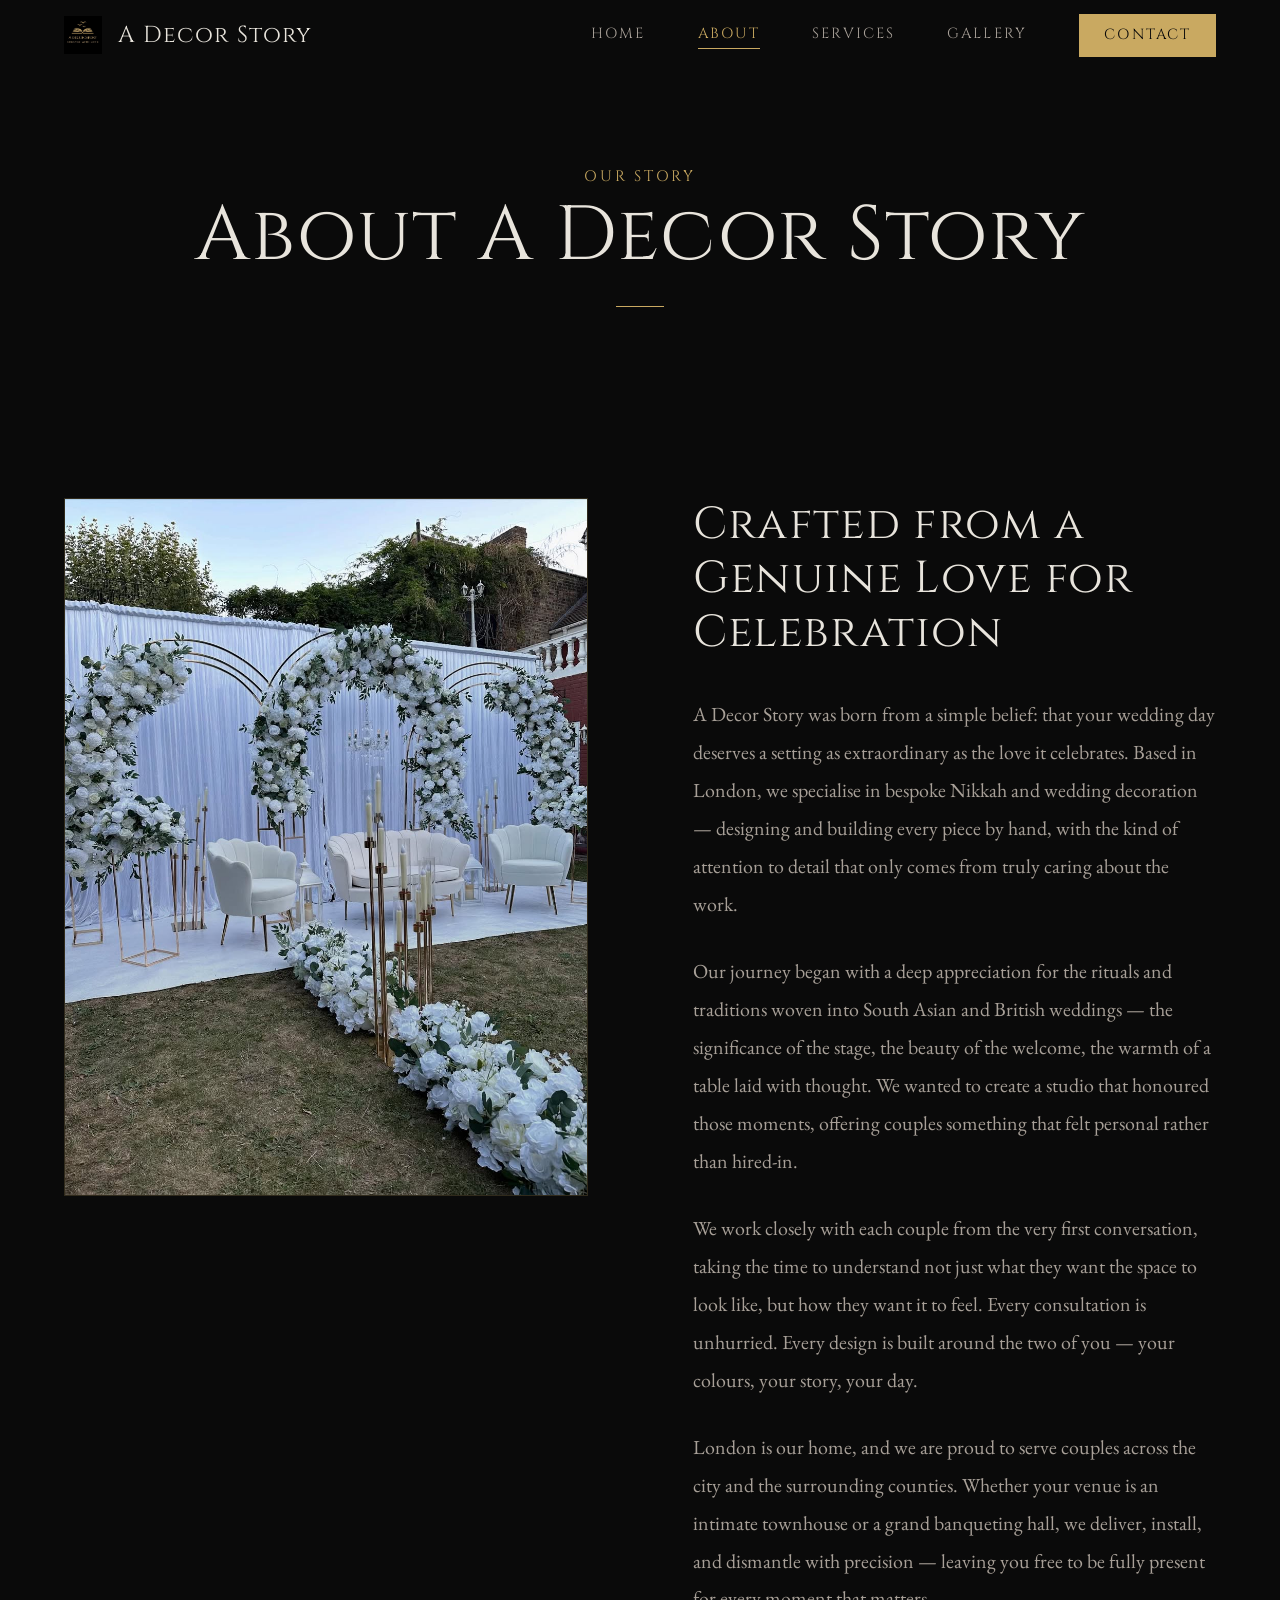
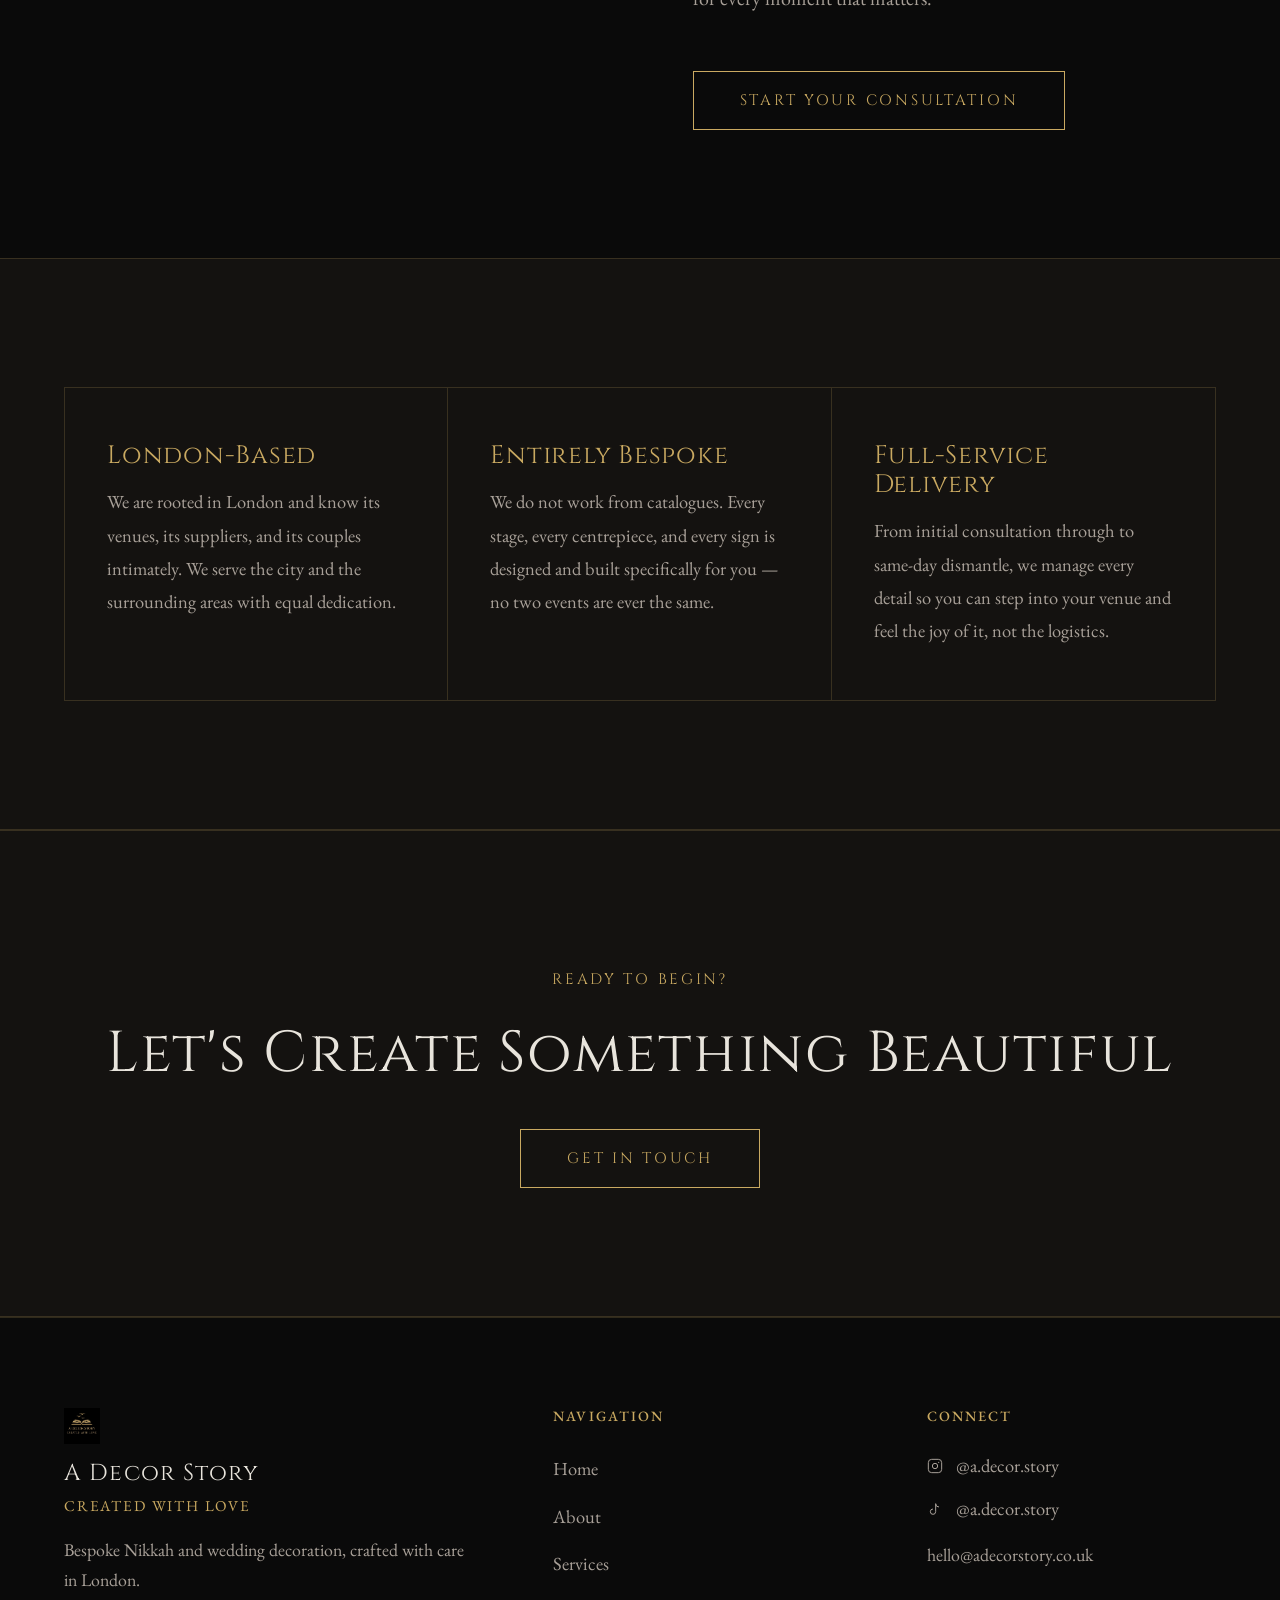
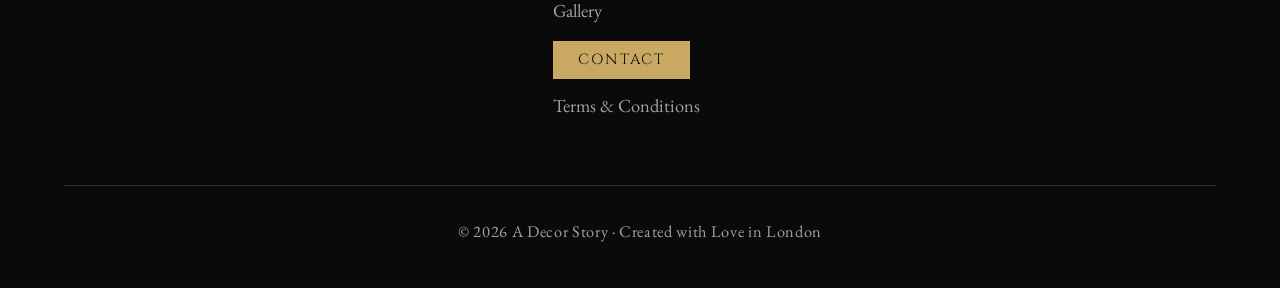
<file: about.html>
<!DOCTYPE html>
<html lang="en">
<head>
  <meta charset="UTF-8">
  <meta name="viewport" content="width=device-width, initial-scale=1.0">
  <meta name="description" content="About A Decor Story — a London-based bespoke Nikkah and wedding decoration studio, founded on a love for craftsmanship and meaningful celebration.">
  <meta property="og:title" content="About — A Decor Story">
  <meta property="og:description" content="Learn the story behind A Decor Story, London's boutique wedding decoration studio.">
  <meta property="og:image" content="assets/logo.jpg">
  <meta property="og:type" content="website">
  <meta name="twitter:card" content="summary_large_image">
  <meta name="twitter:title" content="About — A Decor Story">
  <meta name="twitter:description" content="Learn the story behind A Decor Story, London's boutique wedding decoration studio.">
  <meta name="twitter:image" content="assets/logo.jpg">
  <title>About — A Decor Story</title>
  <link rel="icon" href="assets/favicon.ico" sizes="32x32">
  <link rel="apple-touch-icon" href="assets/apple-touch-icon.png">
  <link rel="stylesheet" href="css/styles.css">
</head>
<body>

  <!-- ─── Header ─────────────────────────────────────── -->
  <header class="site-header" role="banner">
    <div class="header-inner">
      <a href="index.html" class="header-logo" aria-label="A Decor Story — Home">
        <img src="assets/logo.jpg" alt="A Decor Story logo">
        <span class="header-logo-text">A Decor Story</span>
      </a>
      <nav class="site-nav" aria-label="Main navigation">
        <a href="index.html">Home</a>
        <a href="about.html">About</a>
        <a href="services.html">Services</a>
        <a href="gallery.html">Gallery</a>
        <a href="contact.html" style="background:#c9a961;color:#0a0a0a;padding:0.45rem 1.2rem;letter-spacing:0.14em;font-size:0.7rem;text-transform:uppercase;font-family:Cinzel,serif;">Contact</a>
      </nav>
      <button class="hamburger" aria-label="Open navigation menu" aria-expanded="false" aria-controls="nav-panel">
        <span></span><span></span><span></span>
      </button>
    </div>
  </header>

  <div class="nav-overlay" aria-hidden="true"></div>
  <nav class="nav-panel" id="nav-panel" aria-label="Mobile navigation"><button class="nav-panel-close" aria-label="Close menu">&times;</button>
    <a href="index.html">Home</a>
    <a href="about.html">About</a>
    <a href="services.html">Services</a>
    <a href="gallery.html">Gallery</a>
    <a href="contact.html" style="background:#c9a961;color:#0a0a0a;padding:0.45rem 1.2rem;letter-spacing:0.14em;font-size:0.7rem;text-transform:uppercase;font-family:Cinzel,serif;">Contact</a>
  </nav>

  <main>

    <!-- ─── Page Hero ─────────────────────────────────── -->
    <div class="page-hero">
      <div class="container" style="text-align:center;">
        <span class="label">Our Story</span>
        <h1 class="font-display reveal">About A Decor Story</h1>
        <div class="gold-rule reveal"></div>
      </div>
    </div>

    <!-- ─── About Content ─────────────────────────────── -->
    <section>
      <div class="container">
        <div class="about-split">
          <div class="about-image-wrap reveal">
            <img src="assets/placeholders/07.jpg"
                 alt="A beautifully styled sweetheart table — a sample of A Decor Story's work">
          </div>
          <div class="about-copy">
            <h2 class="font-display reveal">Crafted from a Genuine Love for Celebration</h2>
            <p class="reveal reveal-delay-1">
              A Decor Story was born from a simple belief: that your wedding day deserves a setting as extraordinary as the love it celebrates. Based in London, we specialise in bespoke Nikkah and wedding decoration — designing and building every piece by hand, with the kind of attention to detail that only comes from truly caring about the work.
            </p>
            <p class="reveal reveal-delay-2">
              Our journey began with a deep appreciation for the rituals and traditions woven into South Asian and British weddings — the significance of the stage, the beauty of the welcome, the warmth of a table laid with thought. We wanted to create a studio that honoured those moments, offering couples something that felt personal rather than hired-in.
            </p>
            <p class="reveal reveal-delay-3">
              We work closely with each couple from the very first conversation, taking the time to understand not just what they want the space to look like, but how they want it to feel. Every consultation is unhurried. Every design is built around the two of you — your colours, your story, your day.
            </p>
            <p class="reveal reveal-delay-4">
              London is our home, and we are proud to serve couples across the city and the surrounding counties. Whether your venue is an intimate townhouse or a grand banqueting hall, we deliver, install, and dismantle with precision — leaving you free to be fully present for every moment that matters.
            </p>
            <div style="margin-top: 2.5rem;" class="reveal">
              <a href="contact.html" class="btn">Start Your Consultation</a>
            </div>
          </div>
        </div>
      </div>
    </section>

    <!-- ─── Values row ─────────────────────────────────── -->
    <section style="background: var(--bg-elevated); border-top: 1px solid var(--hairline); border-bottom: 1px solid var(--hairline);">
      <div class="container">
        <div class="approach-cols">
          <div class="approach-col reveal">
            <h3>London-Based</h3>
            <p>We are rooted in London and know its venues, its suppliers, and its couples intimately. We serve the city and the surrounding areas with equal dedication.</p>
          </div>
          <div class="approach-col reveal reveal-delay-1">
            <h3>Entirely Bespoke</h3>
            <p>We do not work from catalogues. Every stage, every centrepiece, and every sign is designed and built specifically for you — no two events are ever the same.</p>
          </div>
          <div class="approach-col reveal reveal-delay-2">
            <h3>Full-Service Delivery</h3>
            <p>From initial consultation through to same-day dismantle, we manage every detail so you can step into your venue and feel the joy of it, not the logistics.</p>
          </div>
        </div>
      </div>
    </section>

    <!-- ─── CTA ────────────────────────────────────────── -->
    <section class="final-cta">
      <div class="container">
        <span class="label reveal">Ready to Begin?</span>
        <h2 class="reveal">Let's Create Something Beautiful</h2>
        <a href="contact.html" class="btn reveal">Get in Touch</a>
      </div>
    </section>

  </main>

  <!-- ─── Footer ────────────────────────────────────────── -->
  <footer class="site-footer" role="contentinfo">
    <div class="container">
      <div class="footer-grid">
        <div class="footer-brand">
          <img src="assets/logo.jpg" alt="A Decor Story logo">
          <h3 class="font-display">A Decor Story</h3>
          <p class="tagline">Created with Love</p>
          <p>Bespoke Nikkah and wedding decoration, crafted with care in London.</p>
        </div>
        <div class="footer-links">
          <h4>Navigation</h4>
          <ul>
            <li><a href="index.html">Home</a></li>
            <li><a href="about.html">About</a></li>
            <li><a href="services.html">Services</a></li>
            <li><a href="gallery.html">Gallery</a></li>
            <li><a href="contact.html" style="background:#c9a961;color:#0a0a0a;padding:0.45rem 1.2rem;letter-spacing:0.14em;font-size:0.7rem;text-transform:uppercase;font-family:Cinzel,serif;">Contact</a></li>
            <li><a href="terms.html">Terms &amp; Conditions</a></li>
          </ul>
        </div>
        <div class="footer-social">
          <h4>Connect</h4>
          <a href="https://www.instagram.com/a.decor.story" class="social-row" target="_blank" rel="noopener noreferrer" aria-label="Instagram">
            <svg width="16" height="16" viewBox="0 0 24 24" fill="none" stroke="currentColor" stroke-width="1.5" aria-hidden="true">
              <rect x="2" y="2" width="20" height="20" rx="5" ry="5"/>
              <circle cx="12" cy="12" r="4"/>
              <circle cx="17.5" cy="6.5" r="1" fill="currentColor" stroke="none"/>
            </svg>
            @a.decor.story
          </a>
          <a href="https://www.tiktok.com/@a.decor.story" class="social-row" target="_blank" rel="noopener noreferrer" aria-label="TikTok">
            <svg width="16" height="16" viewBox="0 0 24 24" fill="none" stroke="currentColor" stroke-width="1.5" aria-hidden="true">
              <path d="M9 12a4 4 0 1 0 4 4V4a5 5 0 0 0 5 5"/>
            </svg>
            @a.decor.story
          </a>
          <a href="mailto:hello@adecorstory.co.uk" class="email-row" aria-label="Email us">
            hello@adecorstory.co.uk
          </a>
        </div>
      </div>
      <div class="footer-bottom">
        <p>© <span class="footer-year"></span> A Decor Story · Created with Love in London</p>
      </div>
    </div>
  </footer>

  <script src="js/main.js"></script>
</body>
</html>
</file>
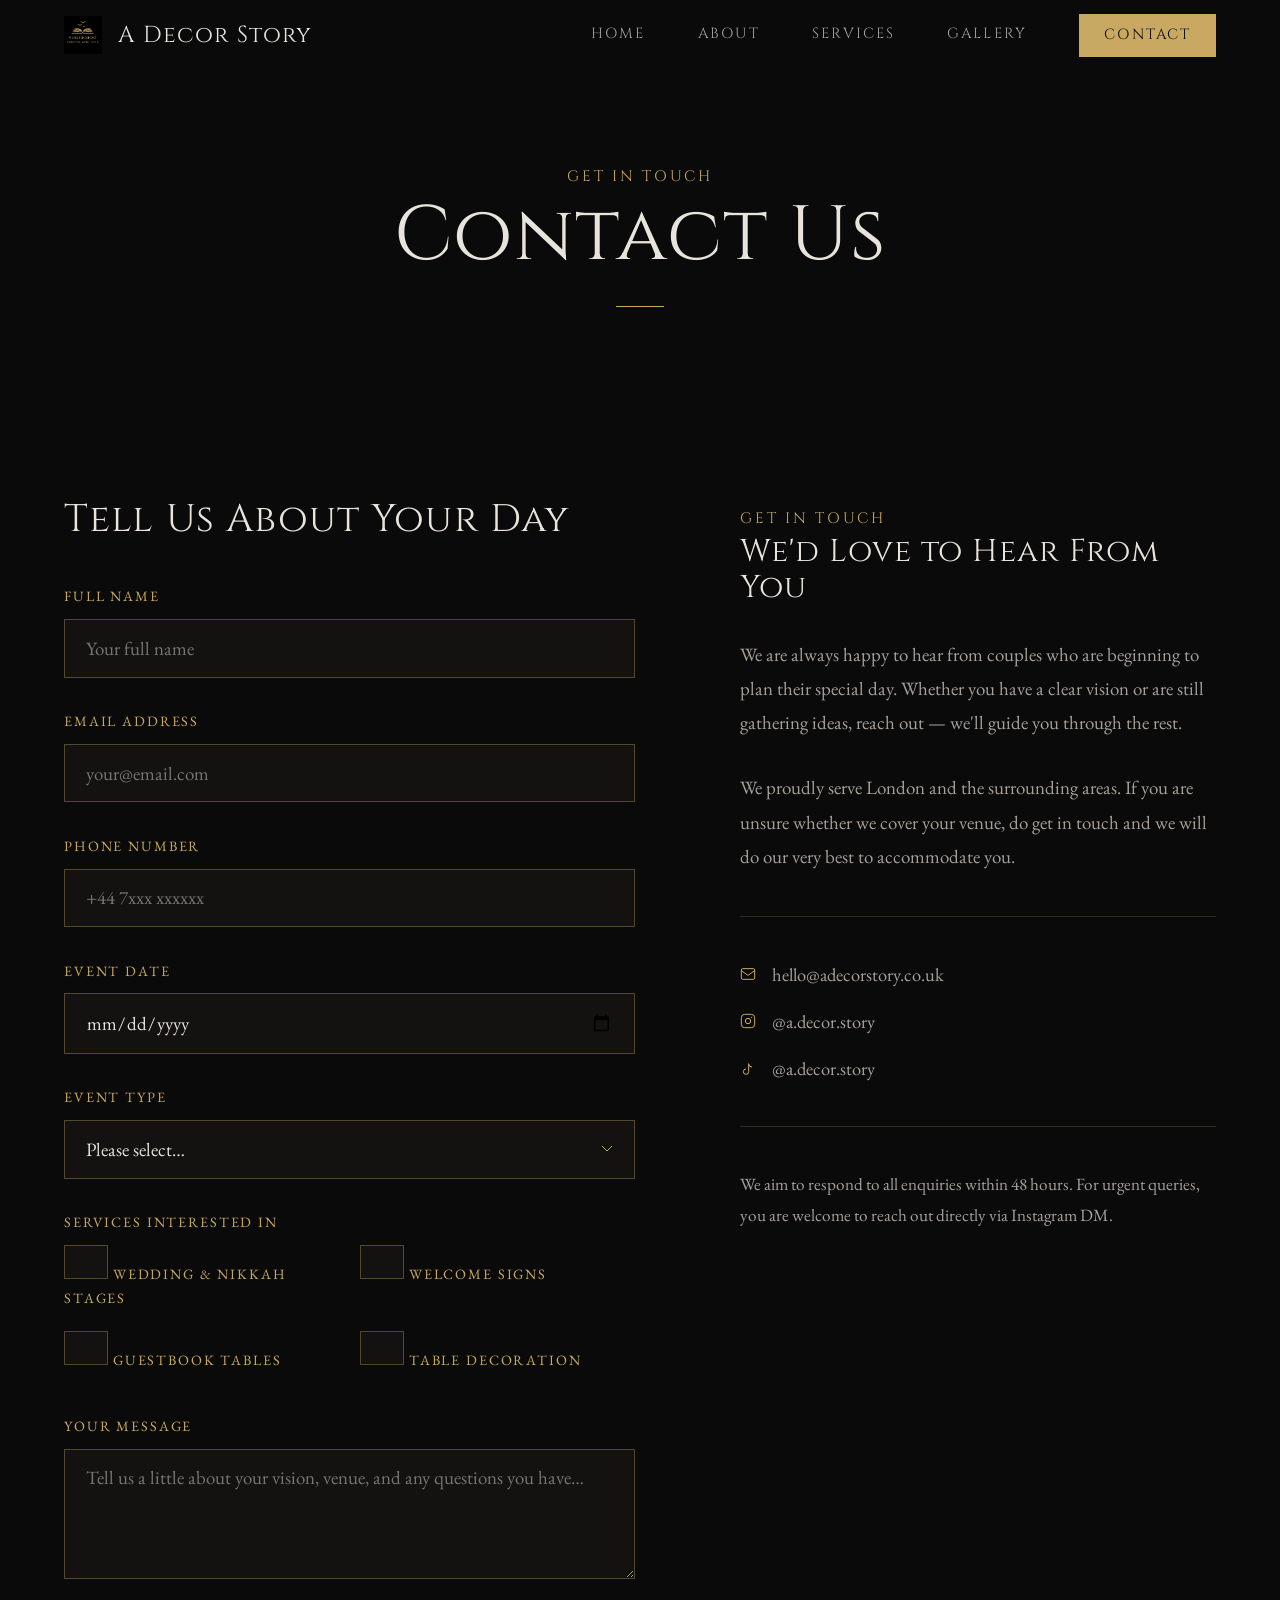
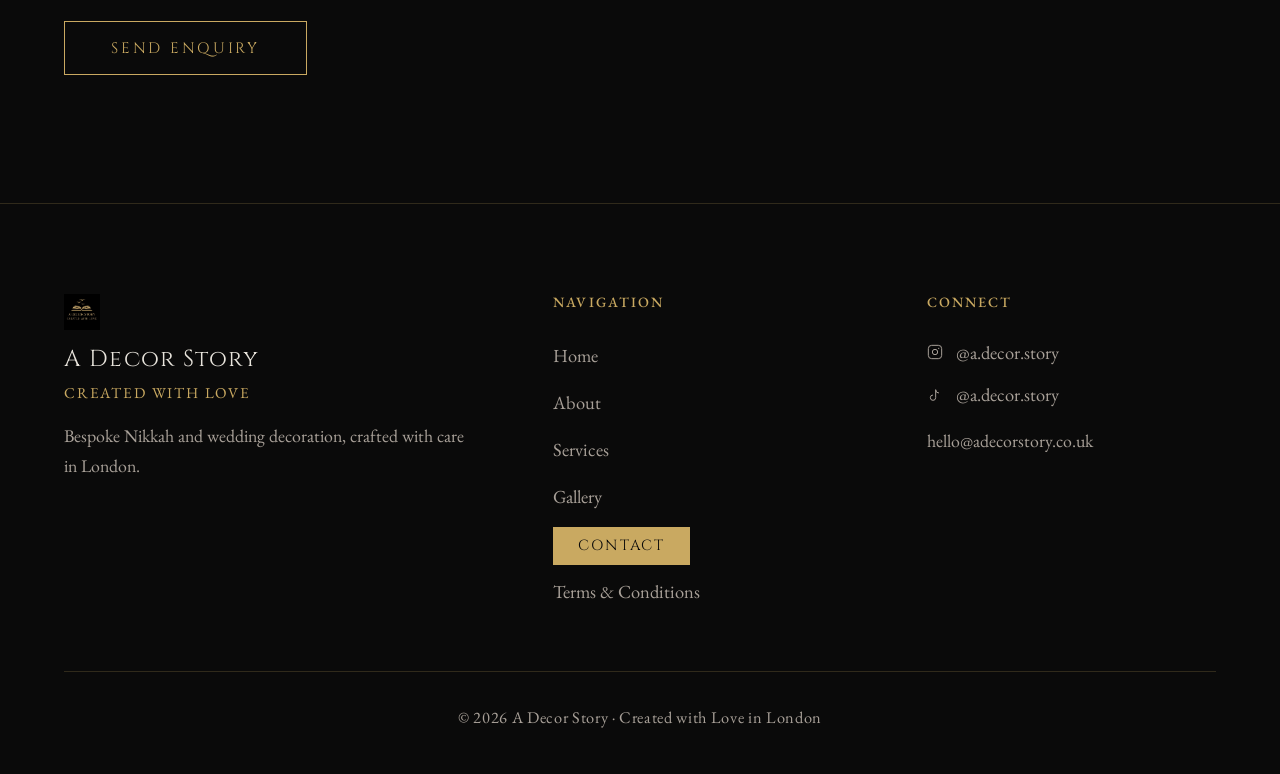
<file: contact.html>
<!DOCTYPE html>
<html lang="en">
<head>
  <meta charset="UTF-8">
  <meta name="viewport" content="width=device-width, initial-scale=1.0">
  <meta name="description" content="Contact A Decor Story — get in touch to discuss your Nikkah or wedding decoration. Based in London, serving the surrounding areas.">
  <meta property="og:title" content="Contact — A Decor Story">
  <meta property="og:description" content="Get in touch with A Decor Story to begin your wedding decoration enquiry.">
  <meta property="og:image" content="assets/logo.jpg">
  <meta property="og:type" content="website">
  <meta name="twitter:card" content="summary_large_image">
  <meta name="twitter:title" content="Contact — A Decor Story">
  <meta name="twitter:description" content="Get in touch with A Decor Story to begin your wedding decoration enquiry.">
  <meta name="twitter:image" content="assets/logo.jpg">
  <title>Contact — A Decor Story</title>
  <link rel="icon" href="assets/favicon.ico" sizes="32x32">
  <link rel="apple-touch-icon" href="assets/apple-touch-icon.png">
  <link rel="stylesheet" href="css/styles.css">
</head>
<body>

  <!-- ─── Header ─────────────────────────────────────── -->
  <header class="site-header" role="banner">
    <div class="header-inner">
      <a href="index.html" class="header-logo" aria-label="A Decor Story — Home">
        <img src="assets/logo.jpg" alt="A Decor Story logo">
        <span class="header-logo-text">A Decor Story</span>
      </a>
      <nav class="site-nav" aria-label="Main navigation">
        <a href="index.html">Home</a>
        <a href="about.html">About</a>
        <a href="services.html">Services</a>
        <a href="gallery.html">Gallery</a>
        <a href="contact.html" style="background:#c9a961;color:#0a0a0a;padding:0.45rem 1.2rem;letter-spacing:0.14em;font-size:0.7rem;text-transform:uppercase;font-family:Cinzel,serif;">Contact</a>
      </nav>
      <button class="hamburger" aria-label="Open navigation menu" aria-expanded="false" aria-controls="nav-panel">
        <span></span><span></span><span></span>
      </button>
    </div>
  </header>

  <div class="nav-overlay" aria-hidden="true"></div>
  <nav class="nav-panel" id="nav-panel" aria-label="Mobile navigation"><button class="nav-panel-close" aria-label="Close menu">&times;</button>
    <a href="index.html">Home</a>
    <a href="about.html">About</a>
    <a href="services.html">Services</a>
    <a href="gallery.html">Gallery</a>
    <a href="contact.html" style="background:#c9a961;color:#0a0a0a;padding:0.45rem 1.2rem;letter-spacing:0.14em;font-size:0.7rem;text-transform:uppercase;font-family:Cinzel,serif;">Contact</a>
  </nav>

  <main>

    <!-- ─── Page Hero ─────────────────────────────────── -->
    <div class="page-hero">
      <div class="container" style="text-align:center;">
        <span class="label">Get in Touch</span>
        <h1 class="font-display reveal">Contact Us</h1>
        <div class="gold-rule reveal"></div>
      </div>
    </div>

    <!-- ─── Contact Grid ───────────────────────────────── -->
    <section>
      <div class="container">
        <div class="contact-grid">

          <!-- Form -->
          <div class="contact-form-wrap reveal">
            <h2 class="font-display">Tell Us About Your Day</h2>
            <form
              name="contact"
              method="POST"
              action="thanks.html"
              data-netlify="true"
              netlify-honeypot="bot-field"
              novalidate
            >
              <input type="hidden" name="form-name" value="contact">
              <p style="display:none;">
                <label>Don't fill this in if you're human: <input name="bot-field"></label>
              </p>

              <div class="form-group">
                <label for="full-name">Full Name</label>
                <input type="text" id="full-name" name="full-name" placeholder="Your full name" required autocomplete="name">
              </div>

              <div class="form-group">
                <label for="email">Email Address</label>
                <input type="email" id="email" name="email" placeholder="your@email.com" required autocomplete="email">
              </div>

              <div class="form-group">
                <label for="phone">Phone Number</label>
                <input type="tel" id="phone" name="phone" placeholder="+44 7xxx xxxxxx" autocomplete="tel">
              </div>

              <div class="form-group">
                <label for="event-date">Event Date</label>
                <input type="date" id="event-date" name="event-date">
              </div>

              <div class="form-group">
                <label for="event-type">Event Type</label>
                <select id="event-type" name="event-type" required>
                  <option value="" disabled selected>Please select&hellip;</option>
                  <option value="Nikkah">Nikkah</option>
                  <option value="Wedding">Wedding</option>
                  <option value="Engagement">Engagement</option>
                  <option value="Other">Other</option>
                </select>
              </div>

              <div class="form-group">
                <label>Services Interested In</label>
                <div class="checkbox-group">
                  <label class="checkbox-label">
                    <input type="checkbox" name="services" value="Wedding & Nikkah Stages">
                    Wedding &amp; Nikkah Stages
                  </label>
                  <label class="checkbox-label">
                    <input type="checkbox" name="services" value="Welcome Signs">
                    Welcome Signs
                  </label>
                  <label class="checkbox-label">
                    <input type="checkbox" name="services" value="Guestbook Tables">
                    Guestbook Tables
                  </label>
                  <label class="checkbox-label">
                    <input type="checkbox" name="services" value="Table Decoration">
                    Table Decoration
                  </label>
                </div>
              </div>

              <div class="form-group">
                <label for="message">Your Message</label>
                <textarea id="message" name="message" placeholder="Tell us a little about your vision, venue, and any questions you have…" required></textarea>
              </div>

              <button type="submit" class="btn">Send Enquiry</button>
            </form>
          </div>

          <!-- Info -->
          <aside class="contact-info reveal reveal-delay-2">
            <span class="label">Get in Touch</span>
            <h3 class="font-display">We'd Love to Hear From You</h3>
            <p>
              We are always happy to hear from couples who are beginning to plan their special day. Whether you have a clear vision or are still gathering ideas, reach out — we'll guide you through the rest.
            </p>
            <p>
              We proudly serve London and the surrounding areas. If you are unsure whether we cover your venue, do get in touch and we will do our very best to accommodate you.
            </p>

            <div class="contact-divider"></div>

            <a href="mailto:hello@adecorstory.co.uk" class="contact-detail" aria-label="Email us at hello@adecorstory.co.uk">
              <svg width="16" height="16" viewBox="0 0 24 24" fill="none" stroke="currentColor" stroke-width="1.5" aria-hidden="true">
                <rect x="2" y="4" width="20" height="16" rx="2"/>
                <path d="m2 7 10 7 10-7"/>
              </svg>
              hello@adecorstory.co.uk
            </a>

            <a href="https://www.instagram.com/a.decor.story" class="contact-detail" target="_blank" rel="noopener noreferrer" aria-label="Follow us on Instagram">
              <svg width="16" height="16" viewBox="0 0 24 24" fill="none" stroke="currentColor" stroke-width="1.5" aria-hidden="true">
                <rect x="2" y="2" width="20" height="20" rx="5" ry="5"/>
                <circle cx="12" cy="12" r="4"/>
                <circle cx="17.5" cy="6.5" r="1" fill="currentColor" stroke="none"/>
              </svg>
              @a.decor.story
            </a>

            <a href="https://www.tiktok.com/@a.decor.story" class="contact-detail" target="_blank" rel="noopener noreferrer" aria-label="Follow us on TikTok">
              <svg width="16" height="16" viewBox="0 0 24 24" fill="none" stroke="currentColor" stroke-width="1.5" aria-hidden="true">
                <path d="M9 12a4 4 0 1 0 4 4V4a5 5 0 0 0 5 5"/>
              </svg>
              @a.decor.story
            </a>

            <div class="contact-divider"></div>

            <p style="font-size:0.82rem; color:var(--text-muted); line-height:1.8;">
              We aim to respond to all enquiries within 48 hours. For urgent queries, you are welcome to reach out directly via Instagram DM.
            </p>
          </aside>

        </div>
      </div>
    </section>

  </main>

  <!-- ─── Footer ────────────────────────────────────────── -->
  <footer class="site-footer" role="contentinfo">
    <div class="container">
      <div class="footer-grid">
        <div class="footer-brand">
          <img src="assets/logo.jpg" alt="A Decor Story logo">
          <h3 class="font-display">A Decor Story</h3>
          <p class="tagline">Created with Love</p>
          <p>Bespoke Nikkah and wedding decoration, crafted with care in London.</p>
        </div>
        <div class="footer-links">
          <h4>Navigation</h4>
          <ul>
            <li><a href="index.html">Home</a></li>
            <li><a href="about.html">About</a></li>
            <li><a href="services.html">Services</a></li>
            <li><a href="gallery.html">Gallery</a></li>
            <li><a href="contact.html" style="background:#c9a961;color:#0a0a0a;padding:0.45rem 1.2rem;letter-spacing:0.14em;font-size:0.7rem;text-transform:uppercase;font-family:Cinzel,serif;">Contact</a></li>
            <li><a href="terms.html">Terms &amp; Conditions</a></li>
          </ul>
        </div>
        <div class="footer-social">
          <h4>Connect</h4>
          <a href="https://www.instagram.com/a.decor.story" class="social-row" target="_blank" rel="noopener noreferrer" aria-label="Instagram">
            <svg width="16" height="16" viewBox="0 0 24 24" fill="none" stroke="currentColor" stroke-width="1.5" aria-hidden="true">
              <rect x="2" y="2" width="20" height="20" rx="5" ry="5"/>
              <circle cx="12" cy="12" r="4"/>
              <circle cx="17.5" cy="6.5" r="1" fill="currentColor" stroke="none"/>
            </svg>
            @a.decor.story
          </a>
          <a href="https://www.tiktok.com/@a.decor.story" class="social-row" target="_blank" rel="noopener noreferrer" aria-label="TikTok">
            <svg width="16" height="16" viewBox="0 0 24 24" fill="none" stroke="currentColor" stroke-width="1.5" aria-hidden="true">
              <path d="M9 12a4 4 0 1 0 4 4V4a5 5 0 0 0 5 5"/>
            </svg>
            @a.decor.story
          </a>
          <a href="mailto:hello@adecorstory.co.uk" class="email-row" aria-label="Email us">
            hello@adecorstory.co.uk
          </a>
        </div>
      </div>
      <div class="footer-bottom">
        <p>© <span class="footer-year"></span> A Decor Story · Created with Love in London</p>
      </div>
    </div>
  </footer>

  <script src="js/main.js"></script>
</body>
</html>
</file>
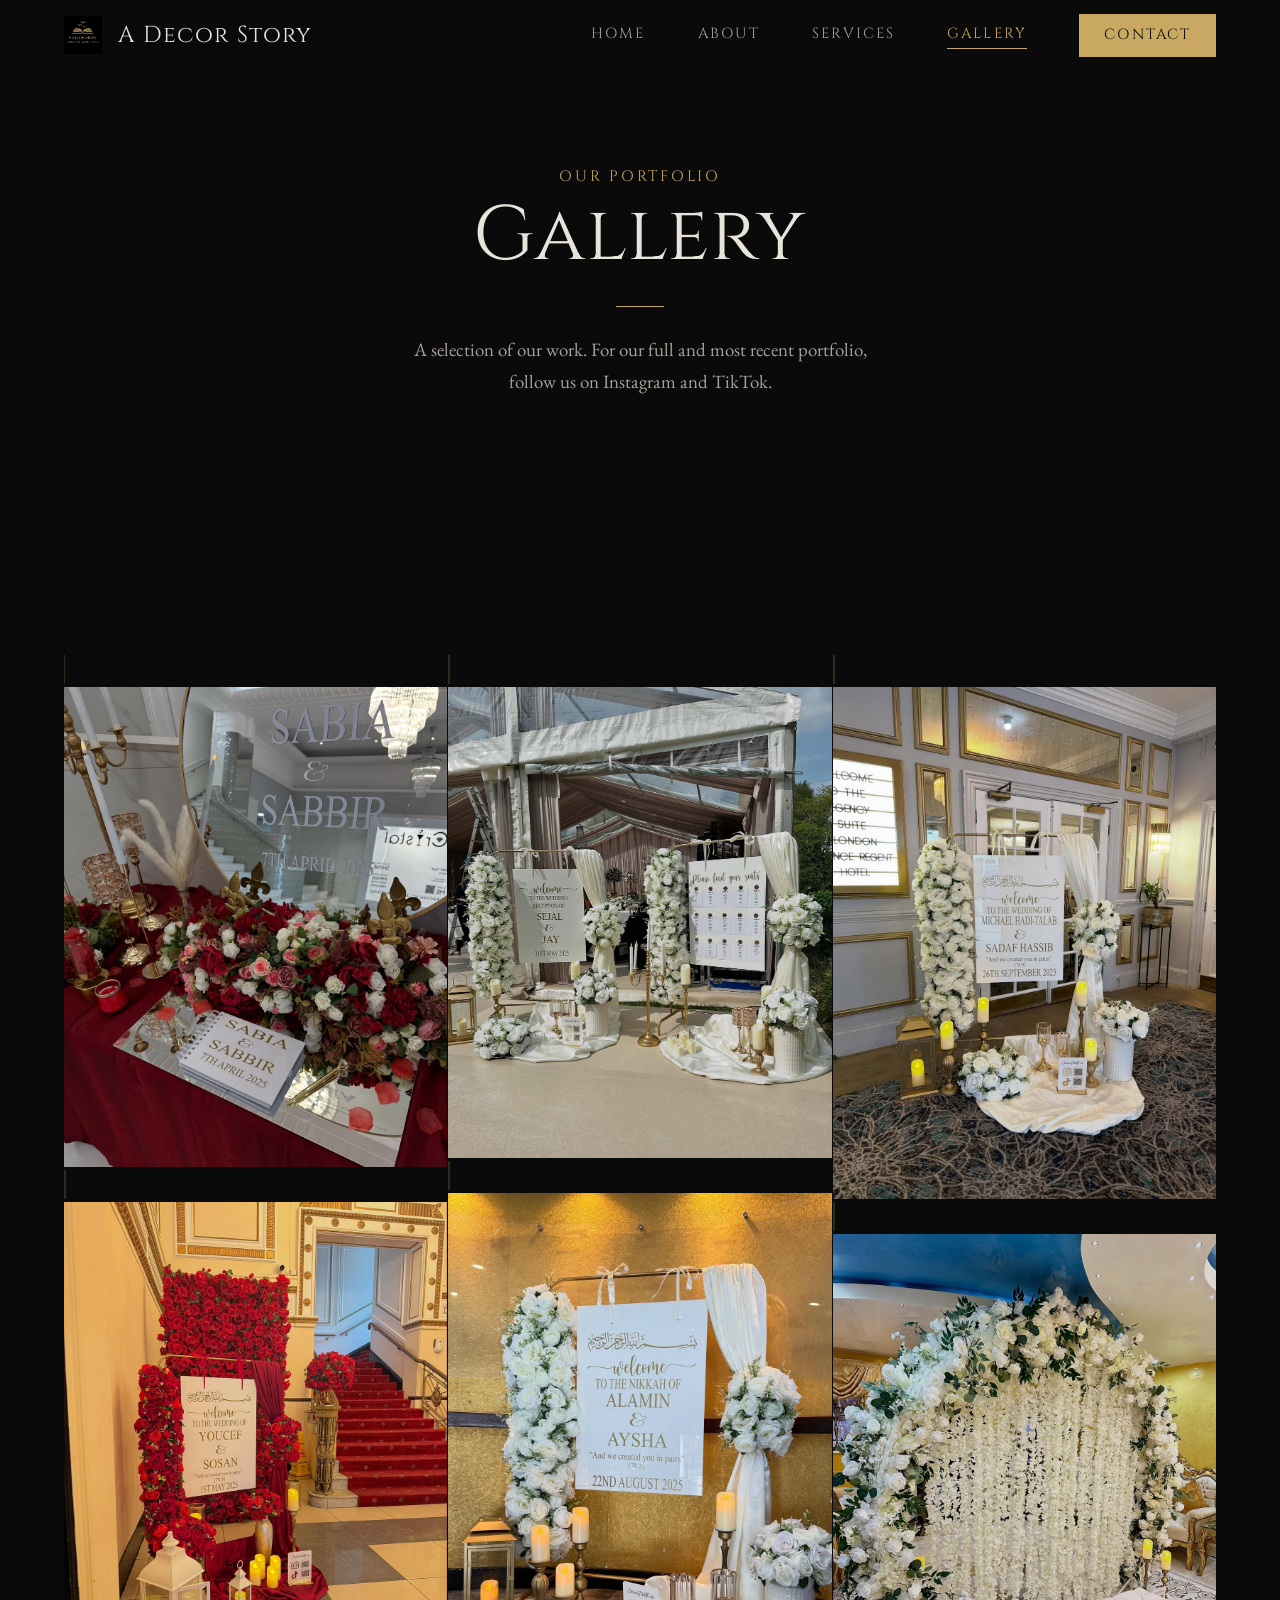
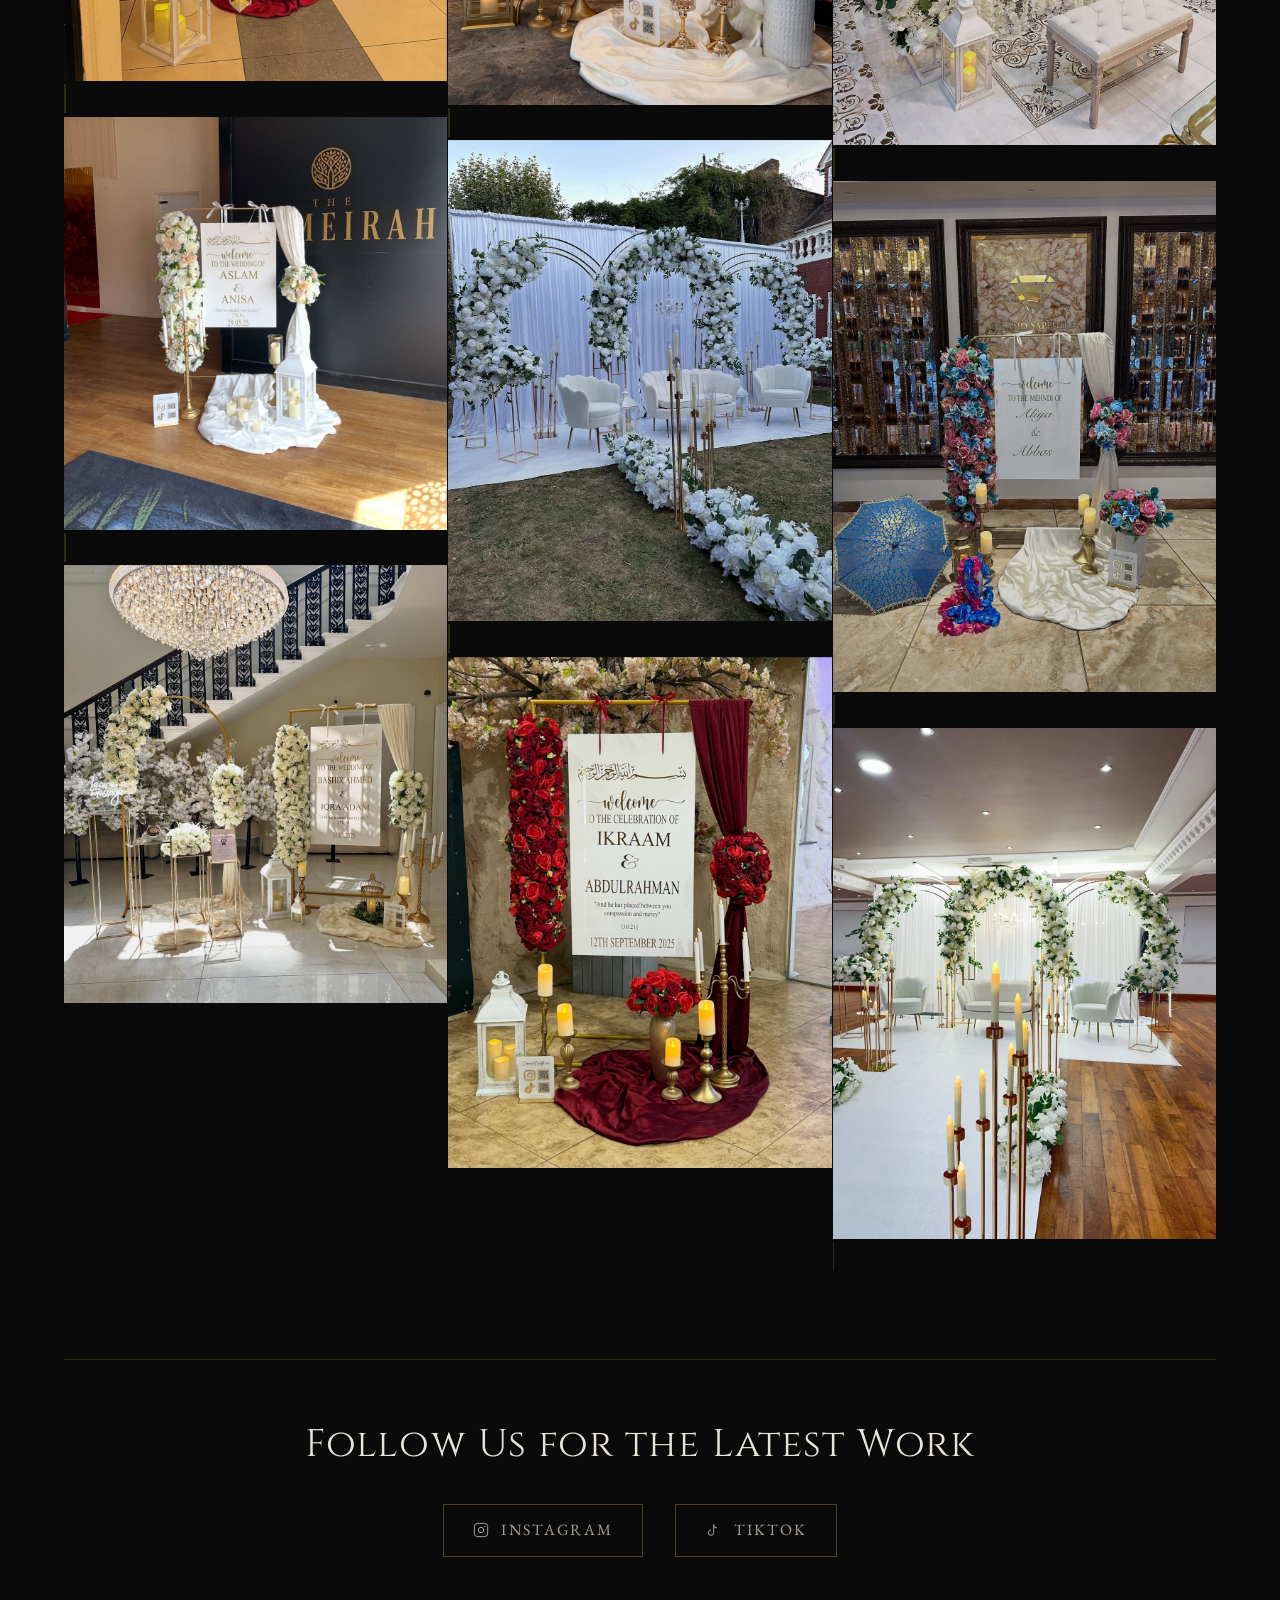
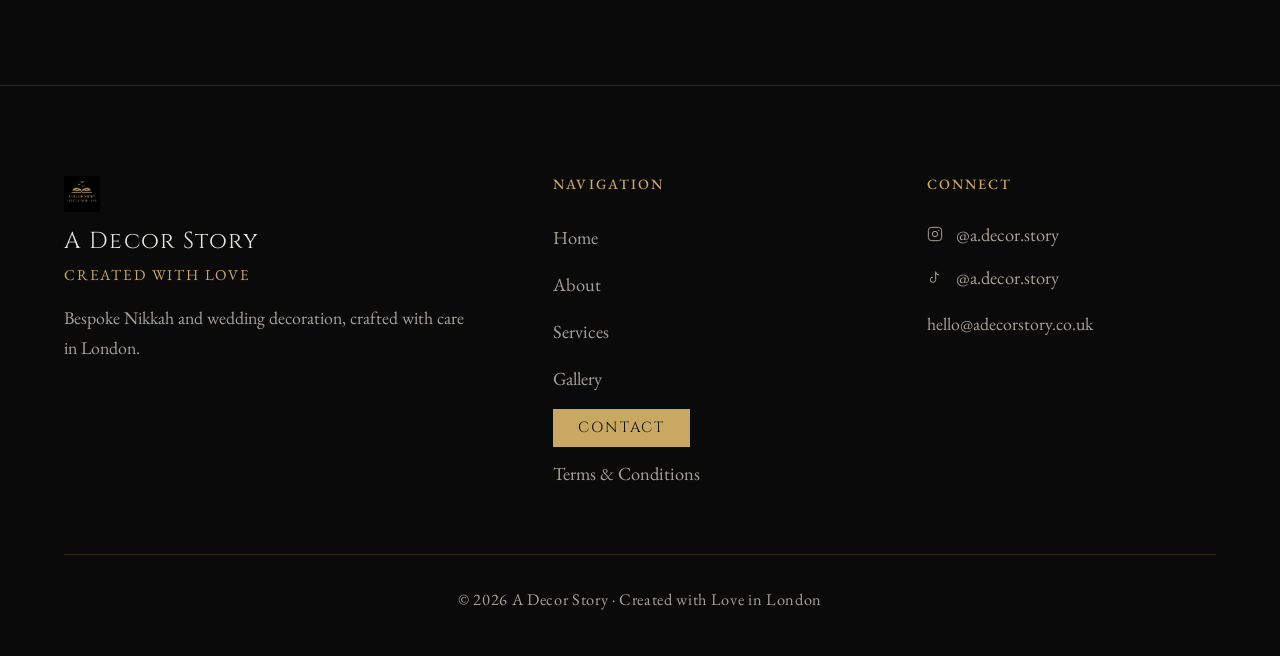
<file: gallery.html>
<!DOCTYPE html>
<html lang="en">
<head>
  <meta charset="UTF-8">
  <meta name="viewport" content="width=device-width, initial-scale=1.0">
  <meta name="description" content="Gallery — A Decor Story. Browse our portfolio of bespoke Nikkah stages, wedding stages, welcome signs, and table decoration in London.">
  <meta property="og:title" content="Gallery — A Decor Story">
  <meta property="og:description" content="Browse the A Decor Story portfolio — bespoke wedding and Nikkah decoration in London.">
  <meta property="og:image" content="assets/logo.jpg">
  <meta property="og:type" content="website">
  <meta name="twitter:card" content="summary_large_image">
  <meta name="twitter:title" content="Gallery — A Decor Story">
  <meta name="twitter:description" content="Browse the A Decor Story portfolio of bespoke wedding decoration.">
  <meta name="twitter:image" content="assets/logo.jpg">
  <title>Gallery — A Decor Story</title>
  <link rel="icon" href="assets/favicon.ico" sizes="32x32">
  <link rel="apple-touch-icon" href="assets/apple-touch-icon.png">
  <link rel="stylesheet" href="css/styles.css">
</head>
<body>

  <!-- ─── Header ─────────────────────────────────────── -->
  <header class="site-header" role="banner">
    <div class="header-inner">
      <a href="index.html" class="header-logo" aria-label="A Decor Story — Home">
        <img src="assets/logo.jpg" alt="A Decor Story logo">
        <span class="header-logo-text">A Decor Story</span>
      </a>
      <nav class="site-nav" aria-label="Main navigation">
        <a href="index.html">Home</a>
        <a href="about.html">About</a>
        <a href="services.html">Services</a>
        <a href="gallery.html">Gallery</a>
        <a href="contact.html" style="background:#c9a961;color:#0a0a0a;padding:0.45rem 1.2rem;letter-spacing:0.14em;font-size:0.7rem;text-transform:uppercase;font-family:Cinzel,serif;">Contact</a>
      </nav>
      <button class="hamburger" aria-label="Open navigation menu" aria-expanded="false" aria-controls="nav-panel">
        <span></span><span></span><span></span>
      </button>
    </div>
  </header>

  <div class="nav-overlay" aria-hidden="true"></div>
  <nav class="nav-panel" id="nav-panel" aria-label="Mobile navigation"><button class="nav-panel-close" aria-label="Close menu">&times;</button>
    <a href="index.html">Home</a>
    <a href="about.html">About</a>
    <a href="services.html">Services</a>
    <a href="gallery.html">Gallery</a>
    <a href="contact.html" style="background:#c9a961;color:#0a0a0a;padding:0.45rem 1.2rem;letter-spacing:0.14em;font-size:0.7rem;text-transform:uppercase;font-family:Cinzel,serif;">Contact</a>
  </nav>

  <main>

    <!-- ─── Page Hero ─────────────────────────────────── -->
    <div class="page-hero">
      <div class="container" style="text-align:center;">
        <span class="label">Our Portfolio</span>
        <h1 class="font-display reveal">Gallery</h1>
        <div class="gold-rule reveal"></div>
        <p class="reveal" style="color:var(--text-muted); font-size:0.9rem; margin-top:1.25rem; max-width:500px; margin-left:auto; margin-right:auto;">
          A selection of our work. For our full and most recent portfolio, follow us on Instagram and TikTok.
        </p>
      </div>
    </div>

    <!-- ─── Gallery Grid ───────────────────────────────── -->
    <section>
      <div class="container">
        <div class="gallery-masonry reveal">

          <a href="https://www.instagram.com/a.decor.story" class="gallery-item" target="_blank" rel="noopener noreferrer" aria-label="Wedding stage — view on Instagram @a.decor.story">
            <img src="assets/placeholders/01.jpg" alt="Bespoke wedding stage by A Decor Story" loading="lazy">
            <div class="gallery-item-overlay"><span>View on @a.decor.story</span></div>
          </a>

          <a href="https://www.instagram.com/a.decor.story" class="gallery-item" target="_blank" rel="noopener noreferrer" aria-label="Nikkah stage — view on Instagram @a.decor.story">
            <img src="assets/placeholders/02.jpg" alt="Nikkah stage by A Decor Story" loading="lazy">
            <div class="gallery-item-overlay"><span>View on @a.decor.story</span></div>
          </a>

          <a href="https://www.instagram.com/a.decor.story" class="gallery-item" target="_blank" rel="noopener noreferrer" aria-label="Welcome sign — view on Instagram @a.decor.story">
            <img src="assets/placeholders/03.jpg" alt="Hand-finished welcome sign by A Decor Story" loading="lazy">
            <div class="gallery-item-overlay"><span>View on @a.decor.story</span></div>
          </a>

          <a href="https://www.instagram.com/a.decor.story" class="gallery-item" target="_blank" rel="noopener noreferrer" aria-label="Guestbook table — view on Instagram @a.decor.story">
            <img src="assets/placeholders/04.jpg" alt="Styled guestbook table by A Decor Story" loading="lazy">
            <div class="gallery-item-overlay"><span>View on @a.decor.story</span></div>
          </a>

          <a href="https://www.instagram.com/a.decor.story" class="gallery-item" target="_blank" rel="noopener noreferrer" aria-label="Table decoration — view on Instagram @a.decor.story">
            <img src="assets/placeholders/05.jpg" alt="Luxury table centrepieces by A Decor Story" loading="lazy">
            <div class="gallery-item-overlay"><span>View on @a.decor.story</span></div>
          </a>

          <a href="https://www.instagram.com/a.decor.story" class="gallery-item" target="_blank" rel="noopener noreferrer" aria-label="Floral arch — view on Instagram @a.decor.story">
            <img src="assets/placeholders/06.jpg" alt="Floral arch decoration by A Decor Story" loading="lazy">
            <div class="gallery-item-overlay"><span>View on @a.decor.story</span></div>
          </a>

          <a href="https://www.instagram.com/a.decor.story" class="gallery-item" target="_blank" rel="noopener noreferrer" aria-label="Sweetheart table — view on Instagram @a.decor.story">
            <img src="assets/placeholders/07.jpg" alt="Sweetheart table by A Decor Story" loading="lazy">
            <div class="gallery-item-overlay"><span>View on @a.decor.story</span></div>
          </a>

          <a href="https://www.instagram.com/a.decor.story" class="gallery-item" target="_blank" rel="noopener noreferrer" aria-label="Ceremony setup — view on Instagram @a.decor.story">
            <img src="assets/placeholders/08.jpg" alt="Ceremony setup by A Decor Story" loading="lazy">
            <div class="gallery-item-overlay"><span>View on @a.decor.story</span></div>
          </a>

          <a href="https://www.instagram.com/a.decor.story" class="gallery-item" target="_blank" rel="noopener noreferrer" aria-label="Reception hall — view on Instagram @a.decor.story">
            <img src="assets/placeholders/09.jpg" alt="Reception hall decoration by A Decor Story" loading="lazy">
            <div class="gallery-item-overlay"><span>View on @a.decor.story</span></div>
          </a>

          <a href="https://www.instagram.com/a.decor.story" class="gallery-item" target="_blank" rel="noopener noreferrer" aria-label="Bridal detail — view on Instagram @a.decor.story">
            <img src="assets/placeholders/10.jpg" alt="Bridal detail styling by A Decor Story" loading="lazy">
            <div class="gallery-item-overlay"><span>View on @a.decor.story</span></div>
          </a>

          <a href="https://www.instagram.com/a.decor.story" class="gallery-item" target="_blank" rel="noopener noreferrer" aria-label="Gold centrepiece — view on Instagram @a.decor.story">
            <img src="assets/placeholders/11.jpg" alt="Gold centrepiece by A Decor Story" loading="lazy">
            <div class="gallery-item-overlay"><span>View on @a.decor.story</span></div>
          </a>

          <a href="https://www.instagram.com/a.decor.story" class="gallery-item" target="_blank" rel="noopener noreferrer" aria-label="Luxury setting — view on Instagram @a.decor.story">
            <img src="assets/placeholders/12.jpg" alt="Luxury wedding setting by A Decor Story" loading="lazy">
            <div class="gallery-item-overlay"><span>View on @a.decor.story</span></div>
          </a>

        </div>

        <!-- ─── Social Links ─────────────────────────────── -->
        <div class="gallery-social reveal">
          <h3 class="font-display">Follow Us for the Latest Work</h3>
          <div class="social-links">
            <a href="https://www.instagram.com/a.decor.story" class="social-link" target="_blank" rel="noopener noreferrer" aria-label="Follow A Decor Story on Instagram">
              <svg width="16" height="16" viewBox="0 0 24 24" fill="none" stroke="currentColor" stroke-width="1.5" aria-hidden="true">
                <rect x="2" y="2" width="20" height="20" rx="5" ry="5"/>
                <circle cx="12" cy="12" r="4"/>
                <circle cx="17.5" cy="6.5" r="1" fill="currentColor" stroke="none"/>
              </svg>
              Instagram
            </a>
            <a href="https://www.tiktok.com/@a.decor.story" class="social-link" target="_blank" rel="noopener noreferrer" aria-label="Follow A Decor Story on TikTok">
              <svg width="16" height="16" viewBox="0 0 24 24" fill="none" stroke="currentColor" stroke-width="1.5" aria-hidden="true">
                <path d="M9 12a4 4 0 1 0 4 4V4a5 5 0 0 0 5 5"/>
              </svg>
              TikTok
            </a>
          </div>
        </div>

      </div>
    </section>

  </main>

  <!-- ─── Footer ────────────────────────────────────────── -->
  <footer class="site-footer" role="contentinfo">
    <div class="container">
      <div class="footer-grid">
        <div class="footer-brand">
          <img src="assets/logo.jpg" alt="A Decor Story logo">
          <h3 class="font-display">A Decor Story</h3>
          <p class="tagline">Created with Love</p>
          <p>Bespoke Nikkah and wedding decoration, crafted with care in London.</p>
        </div>
        <div class="footer-links">
          <h4>Navigation</h4>
          <ul>
            <li><a href="index.html">Home</a></li>
            <li><a href="about.html">About</a></li>
            <li><a href="services.html">Services</a></li>
            <li><a href="gallery.html">Gallery</a></li>
            <li><a href="contact.html" style="background:#c9a961;color:#0a0a0a;padding:0.45rem 1.2rem;letter-spacing:0.14em;font-size:0.7rem;text-transform:uppercase;font-family:Cinzel,serif;">Contact</a></li>
            <li><a href="terms.html">Terms &amp; Conditions</a></li>
          </ul>
        </div>
        <div class="footer-social">
          <h4>Connect</h4>
          <a href="https://www.instagram.com/a.decor.story" class="social-row" target="_blank" rel="noopener noreferrer" aria-label="Instagram">
            <svg width="16" height="16" viewBox="0 0 24 24" fill="none" stroke="currentColor" stroke-width="1.5" aria-hidden="true">
              <rect x="2" y="2" width="20" height="20" rx="5" ry="5"/>
              <circle cx="12" cy="12" r="4"/>
              <circle cx="17.5" cy="6.5" r="1" fill="currentColor" stroke="none"/>
            </svg>
            @a.decor.story
          </a>
          <a href="https://www.tiktok.com/@a.decor.story" class="social-row" target="_blank" rel="noopener noreferrer" aria-label="TikTok">
            <svg width="16" height="16" viewBox="0 0 24 24" fill="none" stroke="currentColor" stroke-width="1.5" aria-hidden="true">
              <path d="M9 12a4 4 0 1 0 4 4V4a5 5 0 0 0 5 5"/>
            </svg>
            @a.decor.story
          </a>
          <a href="mailto:hello@adecorstory.co.uk" class="email-row" aria-label="Email us">
            hello@adecorstory.co.uk
          </a>
        </div>
      </div>
      <div class="footer-bottom">
        <p>© <span class="footer-year"></span> A Decor Story · Created with Love in London</p>
      </div>
    </div>
  </footer>

  <script src="js/main.js"></script>
</body>
</html>
</file>
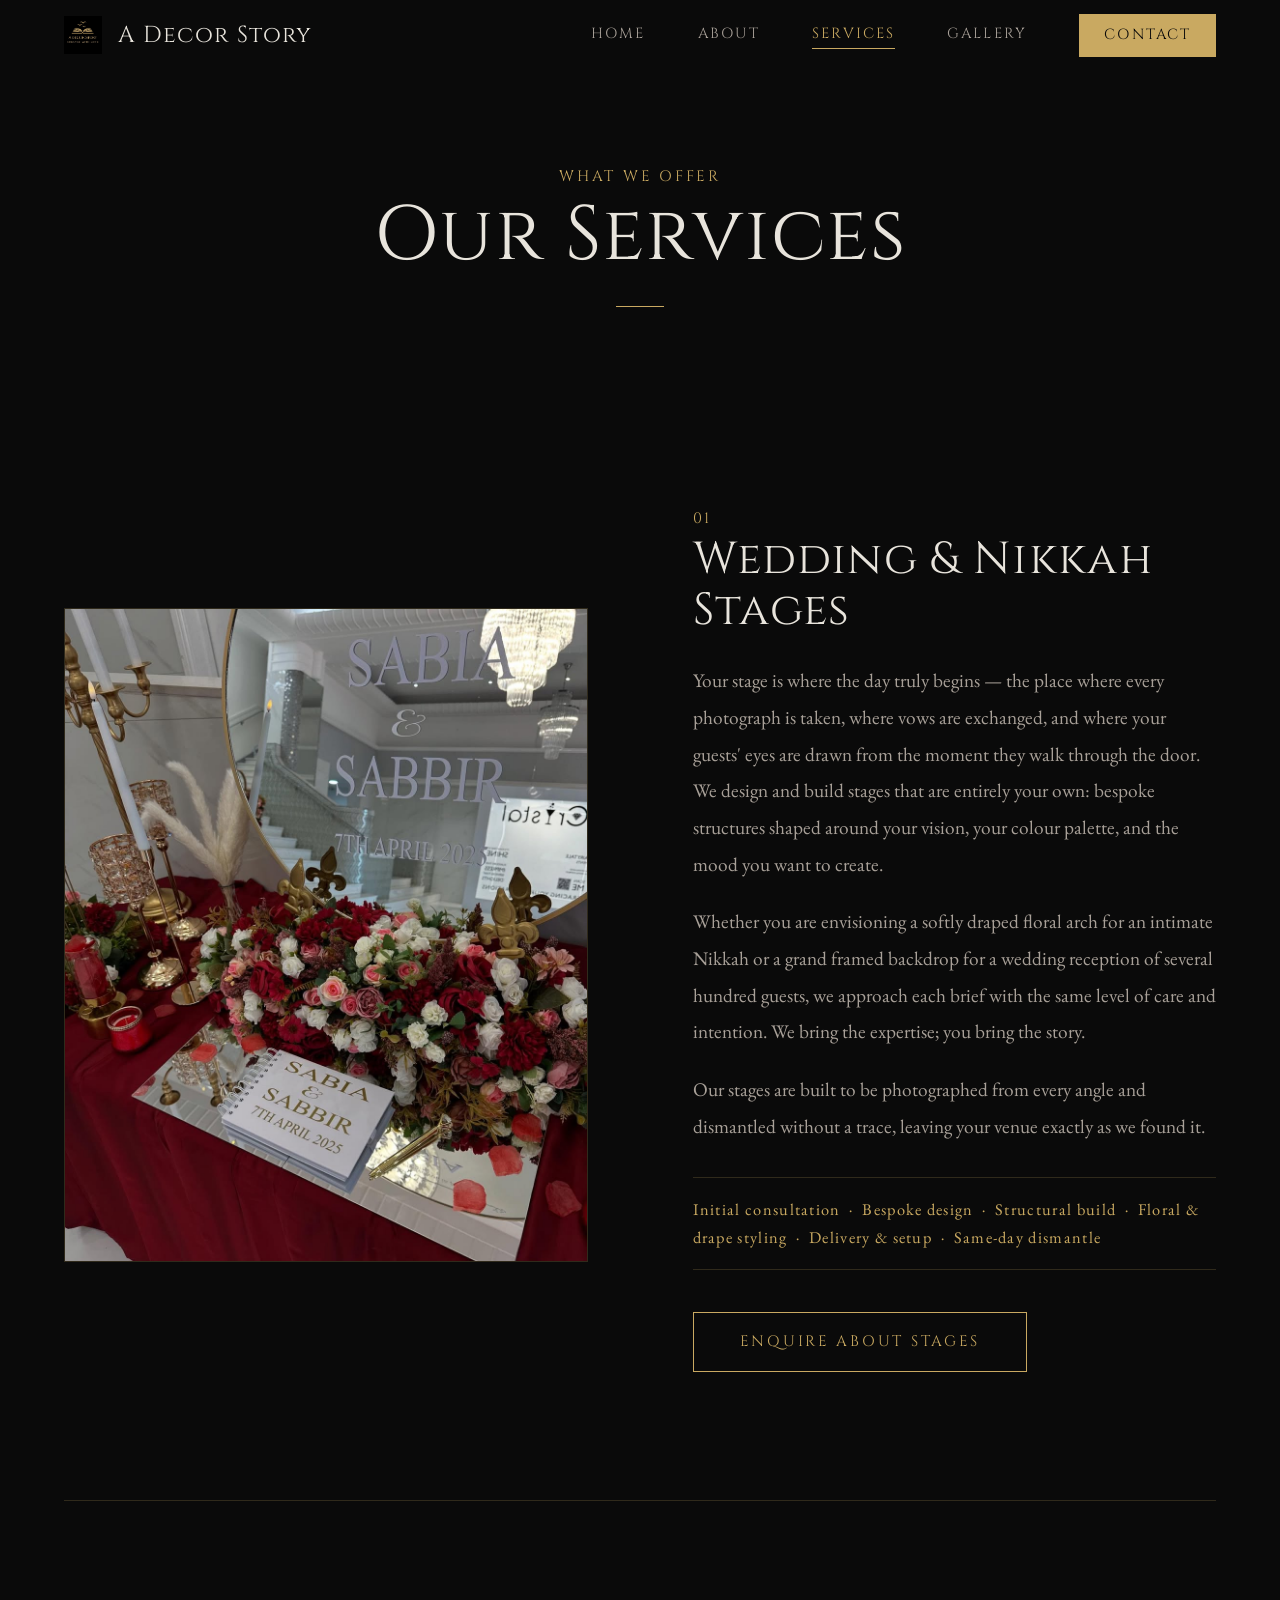
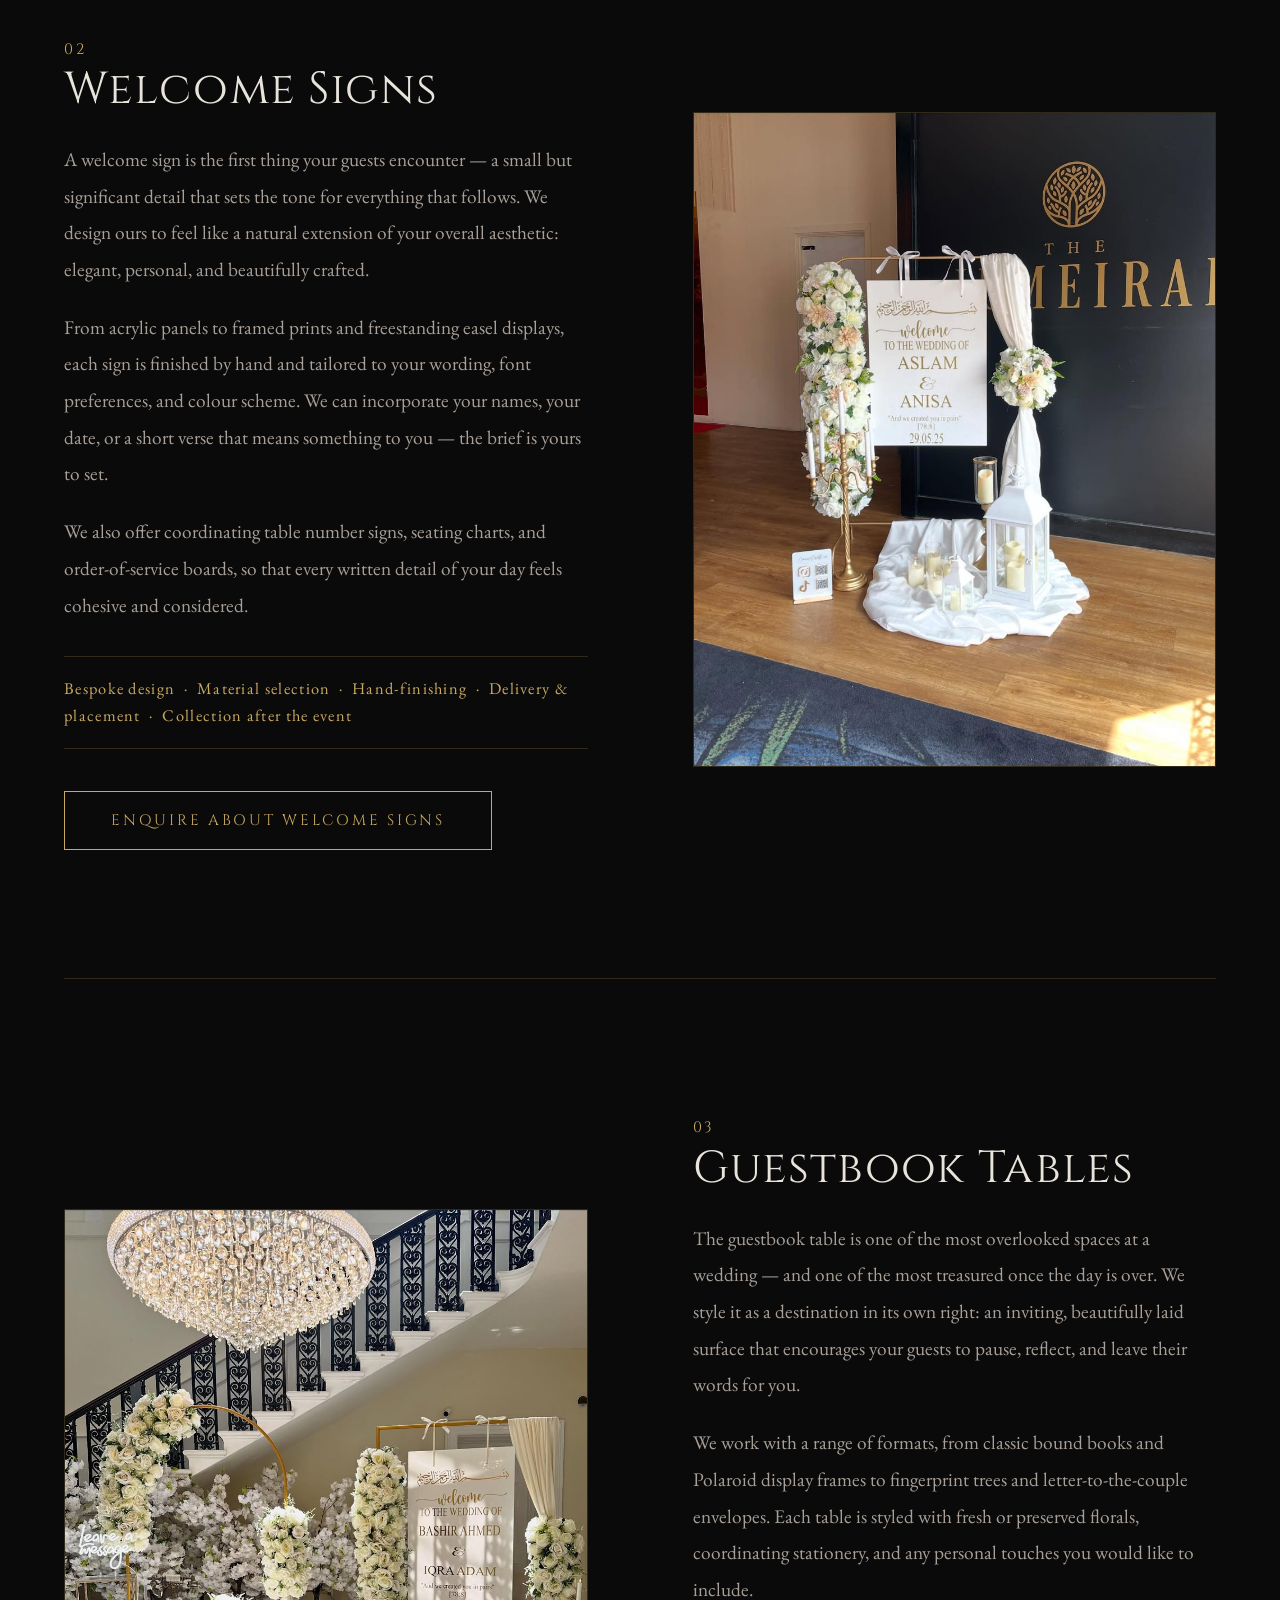
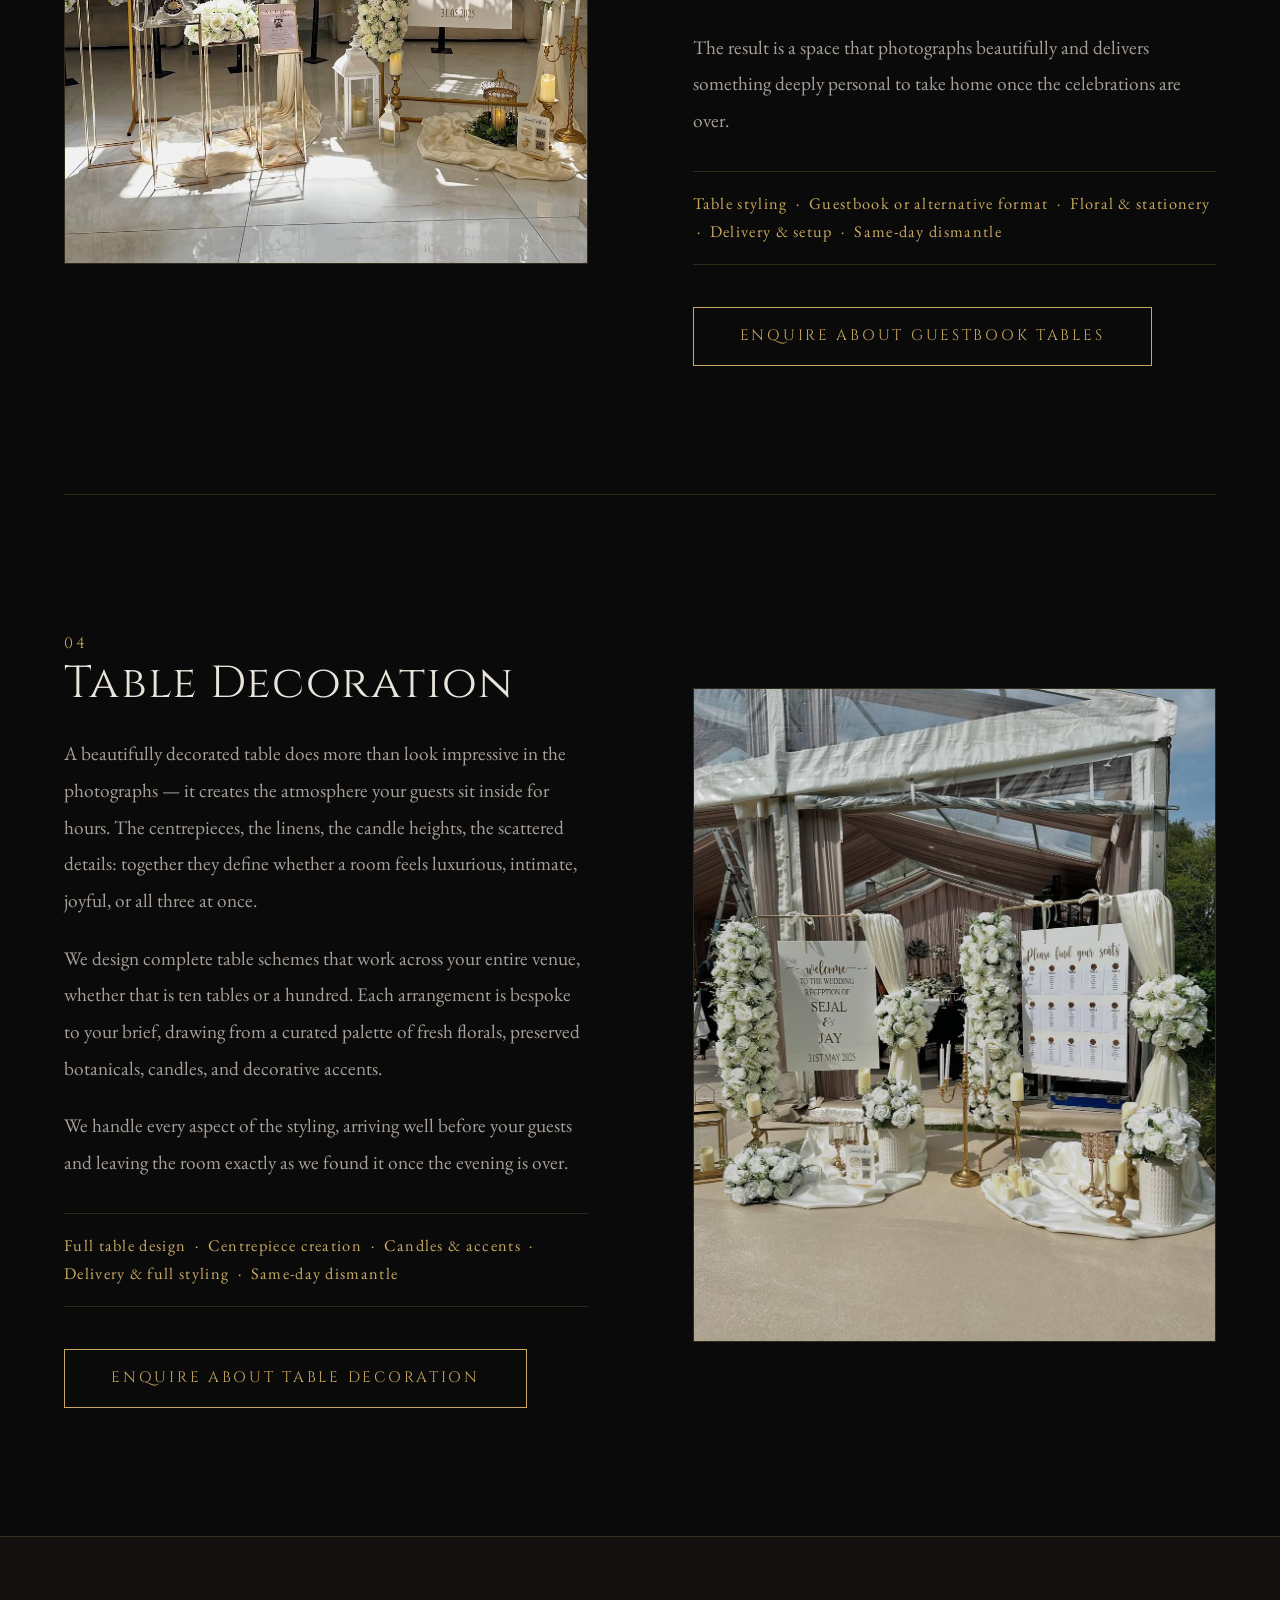
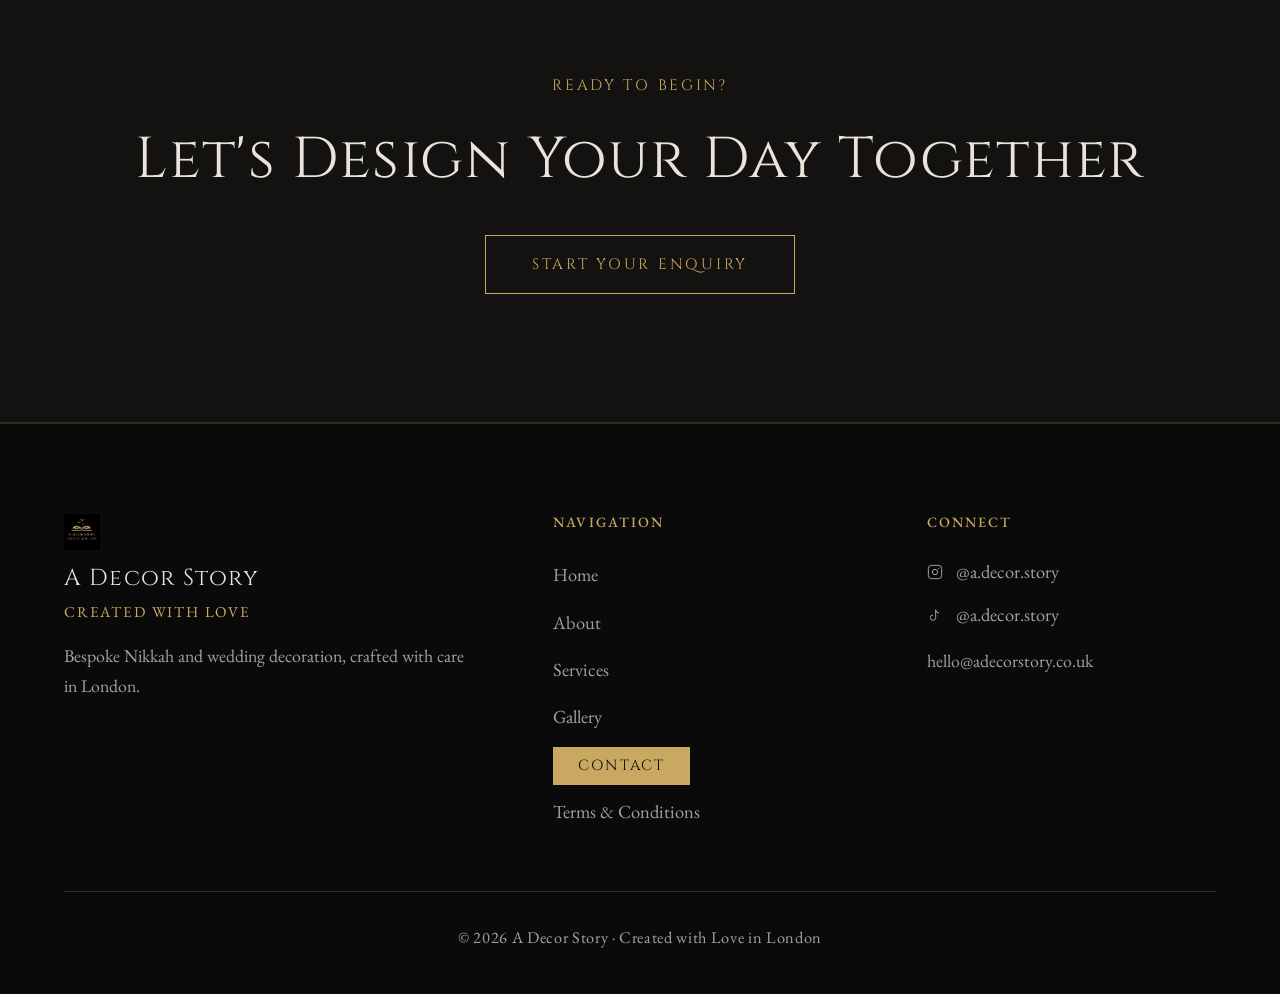
<file: services.html>
<!DOCTYPE html>
<html lang="en">
<head>
  <meta charset="UTF-8">
  <meta name="viewport" content="width=device-width, initial-scale=1.0">
  <meta name="description" content="A Decor Story services — bespoke Wedding & Nikkah Stages, Welcome Signs, Guestbook Tables, and Table Decoration in London.">
  <meta property="og:title" content="Services — A Decor Story">
  <meta property="og:description" content="Bespoke wedding decoration services: stages, welcome signs, guestbook tables and table styling, all created with love in London.">
  <meta property="og:image" content="assets/logo.jpg">
  <meta property="og:type" content="website">
  <meta name="twitter:card" content="summary_large_image">
  <meta name="twitter:title" content="Services — A Decor Story">
  <meta name="twitter:description" content="Bespoke wedding decoration services in London.">
  <meta name="twitter:image" content="assets/logo.jpg">
  <title>Services — A Decor Story</title>
  <link rel="icon" href="assets/favicon.ico" sizes="32x32">
  <link rel="apple-touch-icon" href="assets/apple-touch-icon.png">
  <link rel="stylesheet" href="css/styles.css">
</head>
<body>

  <!-- ─── Header ─────────────────────────────────────── -->
  <header class="site-header" role="banner">
    <div class="header-inner">
      <a href="index.html" class="header-logo" aria-label="A Decor Story — Home">
        <img src="assets/logo.jpg" alt="A Decor Story logo">
        <span class="header-logo-text">A Decor Story</span>
      </a>
      <nav class="site-nav" aria-label="Main navigation">
        <a href="index.html">Home</a>
        <a href="about.html">About</a>
        <a href="services.html">Services</a>
        <a href="gallery.html">Gallery</a>
        <a href="contact.html" style="background:#c9a961;color:#0a0a0a;padding:0.45rem 1.2rem;letter-spacing:0.14em;font-size:0.7rem;text-transform:uppercase;font-family:Cinzel,serif;">Contact</a>
      </nav>
      <button class="hamburger" aria-label="Open navigation menu" aria-expanded="false" aria-controls="nav-panel">
        <span></span><span></span><span></span>
      </button>
    </div>
  </header>

  <div class="nav-overlay" aria-hidden="true"></div>
  <nav class="nav-panel" id="nav-panel" aria-label="Mobile navigation"><button class="nav-panel-close" aria-label="Close menu">&times;</button>
    <a href="index.html">Home</a>
    <a href="about.html">About</a>
    <a href="services.html">Services</a>
    <a href="gallery.html">Gallery</a>
    <a href="contact.html" style="background:#c9a961;color:#0a0a0a;padding:0.45rem 1.2rem;letter-spacing:0.14em;font-size:0.7rem;text-transform:uppercase;font-family:Cinzel,serif;">Contact</a>
  </nav>

  <main>

    <!-- ─── Page Hero ─────────────────────────────────── -->
    <div class="page-hero">
      <div class="container" style="text-align:center;">
        <span class="label">What We Offer</span>
        <h1 class="font-display reveal">Our Services</h1>
        <div class="gold-rule reveal"></div>
      </div>
    </div>

    <section>
      <div class="container">

        <!-- 01 — Wedding & Nikkah Stages -->
        <div class="service-block reveal">
          <div class="service-block-image">
            <img src="assets/placeholders/01.jpg"
                 alt="A bespoke Nikkah stage designed by A Decor Story">
          </div>
          <div class="service-block-copy">
            <span class="label">01</span>
            <h2 class="font-display">Wedding &amp; Nikkah Stages</h2>
            <p>
              Your stage is where the day truly begins — the place where every photograph is taken, where vows are exchanged, and where your guests' eyes are drawn from the moment they walk through the door. We design and build stages that are entirely your own: bespoke structures shaped around your vision, your colour palette, and the mood you want to create.
            </p>
            <p>
              Whether you are envisioning a softly draped floral arch for an intimate Nikkah or a grand framed backdrop for a wedding reception of several hundred guests, we approach each brief with the same level of care and intention. We bring the expertise; you bring the story.
            </p>
            <p>
              Our stages are built to be photographed from every angle and dismantled without a trace, leaving your venue exactly as we found it.
            </p>
            <div class="service-includes">
              Initial consultation &nbsp;·&nbsp; Bespoke design &nbsp;·&nbsp; Structural build &nbsp;·&nbsp; Floral &amp; drape styling &nbsp;·&nbsp; Delivery &amp; setup &nbsp;·&nbsp; Same-day dismantle
            </div>
            <a href="contact.html" class="btn">Enquire About Stages</a>
          </div>
        </div>

        <!-- 02 — Welcome Signs -->
        <div class="service-block reverse reveal">
          <div class="service-block-image">
            <img src="assets/placeholders/03.jpg"
                 alt="A hand-finished welcome sign by A Decor Story">
          </div>
          <div class="service-block-copy">
            <span class="label">02</span>
            <h2 class="font-display">Welcome Signs</h2>
            <p>
              A welcome sign is the first thing your guests encounter — a small but significant detail that sets the tone for everything that follows. We design ours to feel like a natural extension of your overall aesthetic: elegant, personal, and beautifully crafted.
            </p>
            <p>
              From acrylic panels to framed prints and freestanding easel displays, each sign is finished by hand and tailored to your wording, font preferences, and colour scheme. We can incorporate your names, your date, or a short verse that means something to you — the brief is yours to set.
            </p>
            <p>
              We also offer coordinating table number signs, seating charts, and order-of-service boards, so that every written detail of your day feels cohesive and considered.
            </p>
            <div class="service-includes">
              Bespoke design &nbsp;·&nbsp; Material selection &nbsp;·&nbsp; Hand-finishing &nbsp;·&nbsp; Delivery &amp; placement &nbsp;·&nbsp; Collection after the event
            </div>
            <a href="contact.html" class="btn">Enquire About Welcome Signs</a>
          </div>
        </div>

        <!-- 03 — Guestbook Tables -->
        <div class="service-block reveal">
          <div class="service-block-image">
            <img src="assets/placeholders/04.jpg"
                 alt="A styled guestbook table by A Decor Story">
          </div>
          <div class="service-block-copy">
            <span class="label">03</span>
            <h2 class="font-display">Guestbook Tables</h2>
            <p>
              The guestbook table is one of the most overlooked spaces at a wedding — and one of the most treasured once the day is over. We style it as a destination in its own right: an inviting, beautifully laid surface that encourages your guests to pause, reflect, and leave their words for you.
            </p>
            <p>
              We work with a range of formats, from classic bound books and Polaroid display frames to fingerprint trees and letter-to-the-couple envelopes. Each table is styled with fresh or preserved florals, coordinating stationery, and any personal touches you would like to include.
            </p>
            <p>
              The result is a space that photographs beautifully and delivers something deeply personal to take home once the celebrations are over.
            </p>
            <div class="service-includes">
              Table styling &nbsp;·&nbsp; Guestbook or alternative format &nbsp;·&nbsp; Floral &amp; stationery &nbsp;·&nbsp; Delivery &amp; setup &nbsp;·&nbsp; Same-day dismantle
            </div>
            <a href="contact.html" class="btn">Enquire About Guestbook Tables</a>
          </div>
        </div>

        <!-- 04 — Table Decoration -->
        <div class="service-block reverse reveal">
          <div class="service-block-image">
            <img src="assets/placeholders/05.jpg"
                 alt="Luxury table centrepieces styled by A Decor Story">
          </div>
          <div class="service-block-copy">
            <span class="label">04</span>
            <h2 class="font-display">Table Decoration</h2>
            <p>
              A beautifully decorated table does more than look impressive in the photographs — it creates the atmosphere your guests sit inside for hours. The centrepieces, the linens, the candle heights, the scattered details: together they define whether a room feels luxurious, intimate, joyful, or all three at once.
            </p>
            <p>
              We design complete table schemes that work across your entire venue, whether that is ten tables or a hundred. Each arrangement is bespoke to your brief, drawing from a curated palette of fresh florals, preserved botanicals, candles, and decorative accents.
            </p>
            <p>
              We handle every aspect of the styling, arriving well before your guests and leaving the room exactly as we found it once the evening is over.
            </p>
            <div class="service-includes">
              Full table design &nbsp;·&nbsp; Centrepiece creation &nbsp;·&nbsp; Candles &amp; accents &nbsp;·&nbsp; Delivery &amp; full styling &nbsp;·&nbsp; Same-day dismantle
            </div>
            <a href="contact.html" class="btn">Enquire About Table Decoration</a>
          </div>
        </div>

      </div>
    </section>

    <!-- ─── CTA ────────────────────────────────────────── -->
    <section class="final-cta">
      <div class="container">
        <span class="label reveal">Ready to Begin?</span>
        <h2 class="reveal">Let's Design Your Day Together</h2>
        <a href="contact.html" class="btn reveal">Start Your Enquiry</a>
      </div>
    </section>

  </main>

  <!-- ─── Footer ────────────────────────────────────────── -->
  <footer class="site-footer" role="contentinfo">
    <div class="container">
      <div class="footer-grid">
        <div class="footer-brand">
          <img src="assets/logo.jpg" alt="A Decor Story logo">
          <h3 class="font-display">A Decor Story</h3>
          <p class="tagline">Created with Love</p>
          <p>Bespoke Nikkah and wedding decoration, crafted with care in London.</p>
        </div>
        <div class="footer-links">
          <h4>Navigation</h4>
          <ul>
            <li><a href="index.html">Home</a></li>
            <li><a href="about.html">About</a></li>
            <li><a href="services.html">Services</a></li>
            <li><a href="gallery.html">Gallery</a></li>
            <li><a href="contact.html" style="background:#c9a961;color:#0a0a0a;padding:0.45rem 1.2rem;letter-spacing:0.14em;font-size:0.7rem;text-transform:uppercase;font-family:Cinzel,serif;">Contact</a></li>
            <li><a href="terms.html">Terms &amp; Conditions</a></li>
          </ul>
        </div>
        <div class="footer-social">
          <h4>Connect</h4>
          <a href="https://www.instagram.com/a.decor.story" class="social-row" target="_blank" rel="noopener noreferrer" aria-label="Instagram">
            <svg width="16" height="16" viewBox="0 0 24 24" fill="none" stroke="currentColor" stroke-width="1.5" aria-hidden="true">
              <rect x="2" y="2" width="20" height="20" rx="5" ry="5"/>
              <circle cx="12" cy="12" r="4"/>
              <circle cx="17.5" cy="6.5" r="1" fill="currentColor" stroke="none"/>
            </svg>
            @a.decor.story
          </a>
          <a href="https://www.tiktok.com/@a.decor.story" class="social-row" target="_blank" rel="noopener noreferrer" aria-label="TikTok">
            <svg width="16" height="16" viewBox="0 0 24 24" fill="none" stroke="currentColor" stroke-width="1.5" aria-hidden="true">
              <path d="M9 12a4 4 0 1 0 4 4V4a5 5 0 0 0 5 5"/>
            </svg>
            @a.decor.story
          </a>
          <a href="mailto:hello@adecorstory.co.uk" class="email-row" aria-label="Email us">
            hello@adecorstory.co.uk
          </a>
        </div>
      </div>
      <div class="footer-bottom">
        <p>© <span class="footer-year"></span> A Decor Story · Created with Love in London</p>
      </div>
    </div>
  </footer>

  <script src="js/main.js"></script>
</body>
</html>
</file>
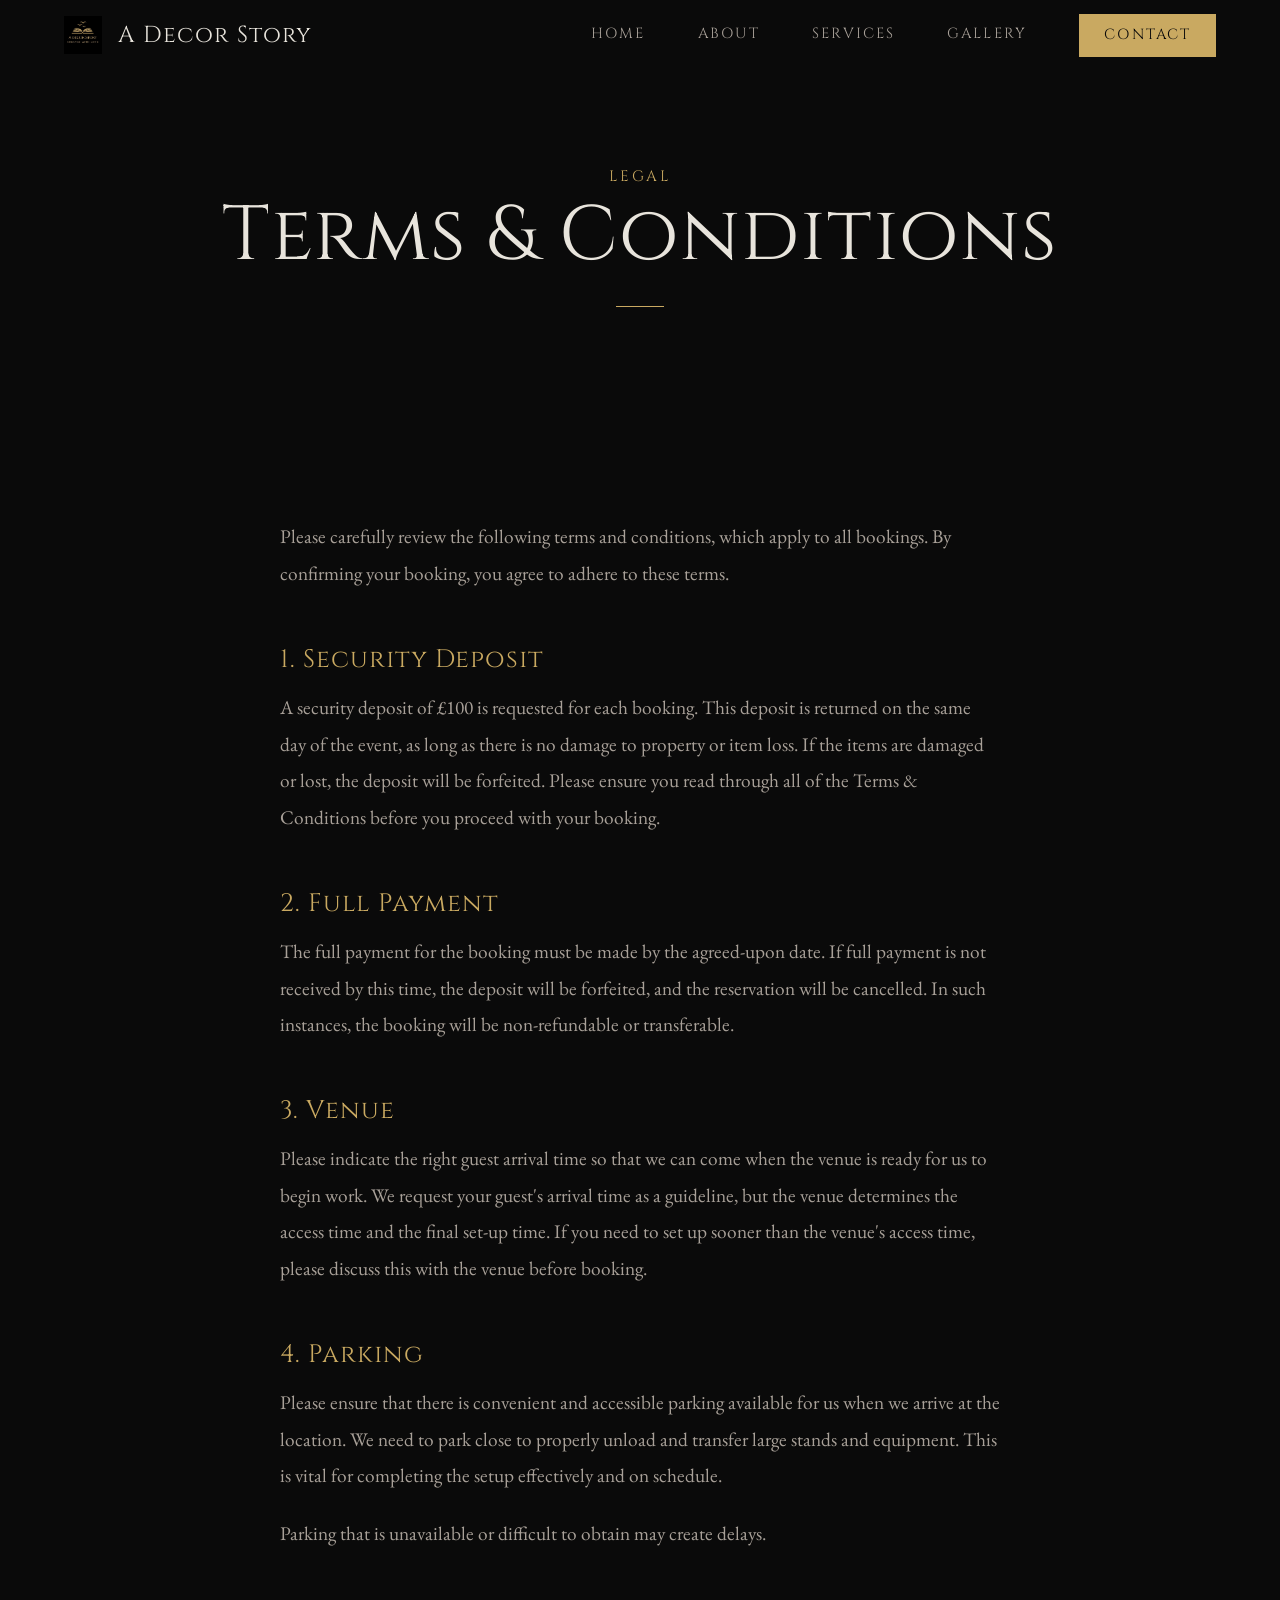
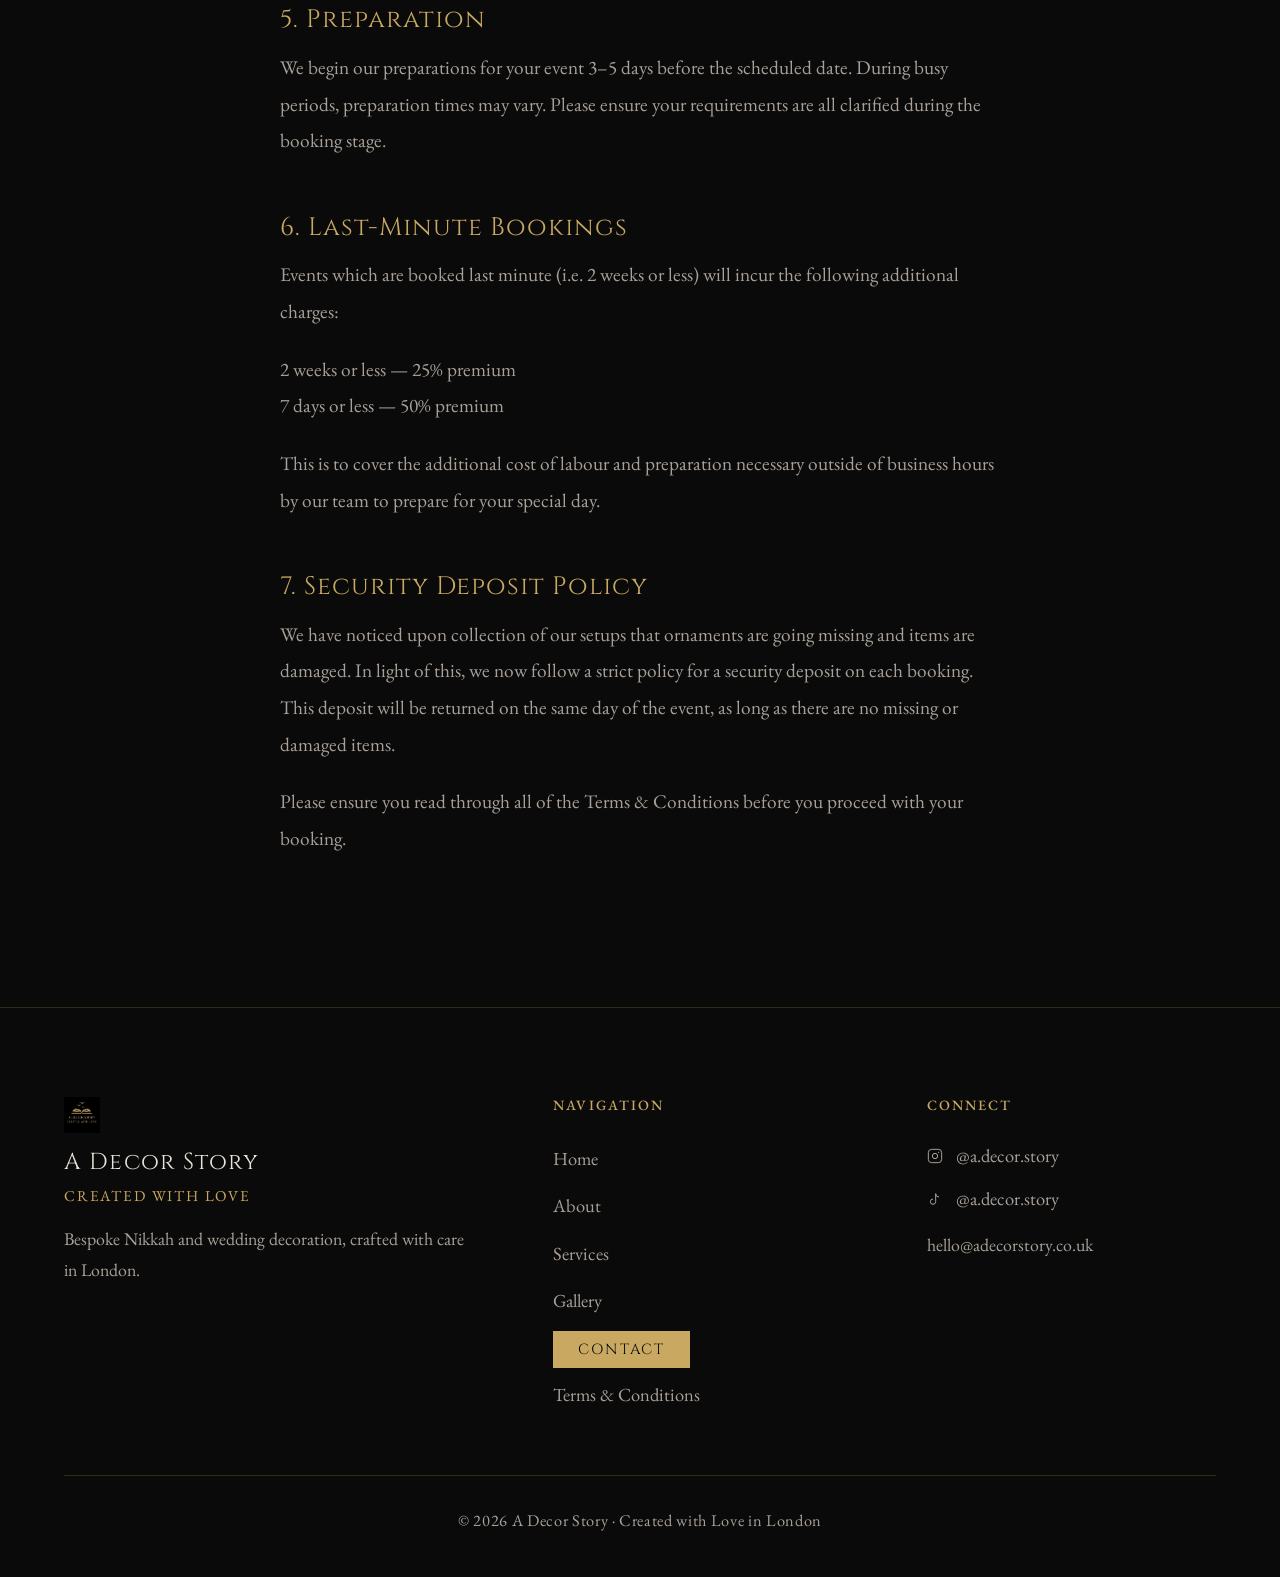
<file: terms.html>
<!DOCTYPE html>
<html lang="en">
<head>
  <meta charset="UTF-8">
  <meta name="viewport" content="width=device-width, initial-scale=1.0">
  <meta name="description" content="Terms and Conditions — A Decor Story. Please review these terms carefully before confirming your booking.">
  <meta property="og:title" content="Terms & Conditions — A Decor Story">
  <meta property="og:description" content="Terms and Conditions for A Decor Story bookings.">
  <meta property="og:image" content="assets/logo.jpg">
  <meta property="og:type" content="website">
  <meta name="twitter:card" content="summary_large_image">
  <meta name="twitter:title" content="Terms & Conditions — A Decor Story">
  <meta name="twitter:description" content="Terms and Conditions for A Decor Story bookings.">
  <meta name="twitter:image" content="assets/logo.jpg">
  <title>Terms &amp; Conditions — A Decor Story</title>
  <link rel="icon" href="assets/favicon.ico" sizes="32x32">
  <link rel="apple-touch-icon" href="assets/apple-touch-icon.png">
  <link rel="stylesheet" href="css/styles.css">
</head>
<body>

  <!-- ─── Header ─────────────────────────────────────── -->
  <header class="site-header" role="banner">
    <div class="header-inner">
      <a href="index.html" class="header-logo" aria-label="A Decor Story — Home">
        <img src="assets/logo.jpg" alt="A Decor Story logo">
        <span class="header-logo-text">A Decor Story</span>
      </a>
      <nav class="site-nav" aria-label="Main navigation">
        <a href="index.html">Home</a>
        <a href="about.html">About</a>
        <a href="services.html">Services</a>
        <a href="gallery.html">Gallery</a>
        <a href="contact.html" style="background:#c9a961;color:#0a0a0a;padding:0.45rem 1.2rem;letter-spacing:0.14em;font-size:0.7rem;text-transform:uppercase;font-family:Cinzel,serif;">Contact</a>
      </nav>
      <button class="hamburger" aria-label="Open navigation menu" aria-expanded="false" aria-controls="nav-panel">
        <span></span><span></span><span></span>
      </button>
    </div>
  </header>

  <div class="nav-overlay" aria-hidden="true"></div>
  <nav class="nav-panel" id="nav-panel" aria-label="Mobile navigation"><button class="nav-panel-close" aria-label="Close menu">&times;</button>
    <a href="index.html">Home</a>
    <a href="about.html">About</a>
    <a href="services.html">Services</a>
    <a href="gallery.html">Gallery</a>
    <a href="contact.html" style="background:#c9a961;color:#0a0a0a;padding:0.45rem 1.2rem;letter-spacing:0.14em;font-size:0.7rem;text-transform:uppercase;font-family:Cinzel,serif;">Contact</a>
  </nav>

  <main>

    <!-- ─── Page Hero ─────────────────────────────────── -->
    <div class="page-hero">
      <div class="container" style="text-align:center;">
        <span class="label">Legal</span>
        <h1 class="font-display reveal">Terms &amp; Conditions</h1>
        <div class="gold-rule reveal"></div>
      </div>
    </div>

    <!-- ─── Terms Content ─────────────────────────────── -->
    <section>
      <div class="container--narrow">
        <div class="terms-content reveal">
          <p>Please carefully review the following terms and conditions, which apply to all bookings. By confirming your booking, you agree to adhere to these terms.</p>

          <h2>1. Security Deposit</h2>
          <p>A security deposit of £100 is requested for each booking. This deposit is returned on the same day of the event, as long as there is no damage to property or item loss. If the items are damaged or lost, the deposit will be forfeited. Please ensure you read through all of the Terms &amp; Conditions before you proceed with your booking.</p>

          <h2>2. Full Payment</h2>
          <p>The full payment for the booking must be made by the agreed-upon date. If full payment is not received by this time, the deposit will be forfeited, and the reservation will be cancelled. In such instances, the booking will be non-refundable or transferable.</p>

          <h2>3. Venue</h2>
          <p>Please indicate the right guest arrival time so that we can come when the venue is ready for us to begin work. We request your guest's arrival time as a guideline, but the venue determines the access time and the final set-up time. If you need to set up sooner than the venue's access time, please discuss this with the venue before booking.</p>

          <h2>4. Parking</h2>
          <p>Please ensure that there is convenient and accessible parking available for us when we arrive at the location. We need to park close to properly unload and transfer large stands and equipment. This is vital for completing the setup effectively and on schedule.</p>
          <p>Parking that is unavailable or difficult to obtain may create delays.</p>

          <h2>5. Preparation</h2>
          <p>We begin our preparations for your event 3–5 days before the scheduled date. During busy periods, preparation times may vary. Please ensure your requirements are all clarified during the booking stage.</p>

          <h2>6. Last-Minute Bookings</h2>
          <p>Events which are booked last minute (i.e. 2 weeks or less) will incur the following additional charges:</p>
          <p>2 weeks or less — 25% premium<br>
          7 days or less — 50% premium</p>
          <p>This is to cover the additional cost of labour and preparation necessary outside of business hours by our team to prepare for your special day.</p>

          <h2>7. Security Deposit Policy</h2>
          <p>We have noticed upon collection of our setups that ornaments are going missing and items are damaged. In light of this, we now follow a strict policy for a security deposit on each booking. This deposit will be returned on the same day of the event, as long as there are no missing or damaged items.</p>
          <p>Please ensure you read through all of the Terms &amp; Conditions before you proceed with your booking.</p>
        </div>
      </div>
    </section>

  </main>

  <!-- ─── Footer ────────────────────────────────────────── -->
  <footer class="site-footer" role="contentinfo">
    <div class="container">
      <div class="footer-grid">
        <div class="footer-brand">
          <img src="assets/logo.jpg" alt="A Decor Story logo">
          <h3 class="font-display">A Decor Story</h3>
          <p class="tagline">Created with Love</p>
          <p>Bespoke Nikkah and wedding decoration, crafted with care in London.</p>
        </div>
        <div class="footer-links">
          <h4>Navigation</h4>
          <ul>
            <li><a href="index.html">Home</a></li>
            <li><a href="about.html">About</a></li>
            <li><a href="services.html">Services</a></li>
            <li><a href="gallery.html">Gallery</a></li>
            <li><a href="contact.html" style="background:#c9a961;color:#0a0a0a;padding:0.45rem 1.2rem;letter-spacing:0.14em;font-size:0.7rem;text-transform:uppercase;font-family:Cinzel,serif;">Contact</a></li>
            <li><a href="terms.html">Terms &amp; Conditions</a></li>
          </ul>
        </div>
        <div class="footer-social">
          <h4>Connect</h4>
          <a href="https://www.instagram.com/a.decor.story" class="social-row" target="_blank" rel="noopener noreferrer" aria-label="Instagram">
            <svg width="16" height="16" viewBox="0 0 24 24" fill="none" stroke="currentColor" stroke-width="1.5" aria-hidden="true">
              <rect x="2" y="2" width="20" height="20" rx="5" ry="5"/>
              <circle cx="12" cy="12" r="4"/>
              <circle cx="17.5" cy="6.5" r="1" fill="currentColor" stroke="none"/>
            </svg>
            @a.decor.story
          </a>
          <a href="https://www.tiktok.com/@a.decor.story" class="social-row" target="_blank" rel="noopener noreferrer" aria-label="TikTok">
            <svg width="16" height="16" viewBox="0 0 24 24" fill="none" stroke="currentColor" stroke-width="1.5" aria-hidden="true">
              <path d="M9 12a4 4 0 1 0 4 4V4a5 5 0 0 0 5 5"/>
            </svg>
            @a.decor.story
          </a>
          <a href="mailto:hello@adecorstory.co.uk" class="email-row" aria-label="Email us">
            hello@adecorstory.co.uk
          </a>
        </div>
      </div>
      <div class="footer-bottom">
        <p>© <span class="footer-year"></span> A Decor Story · Created with Love in London</p>
      </div>
    </div>
  </footer>

  <script src="js/main.js"></script>
</body>
</html>
</file>
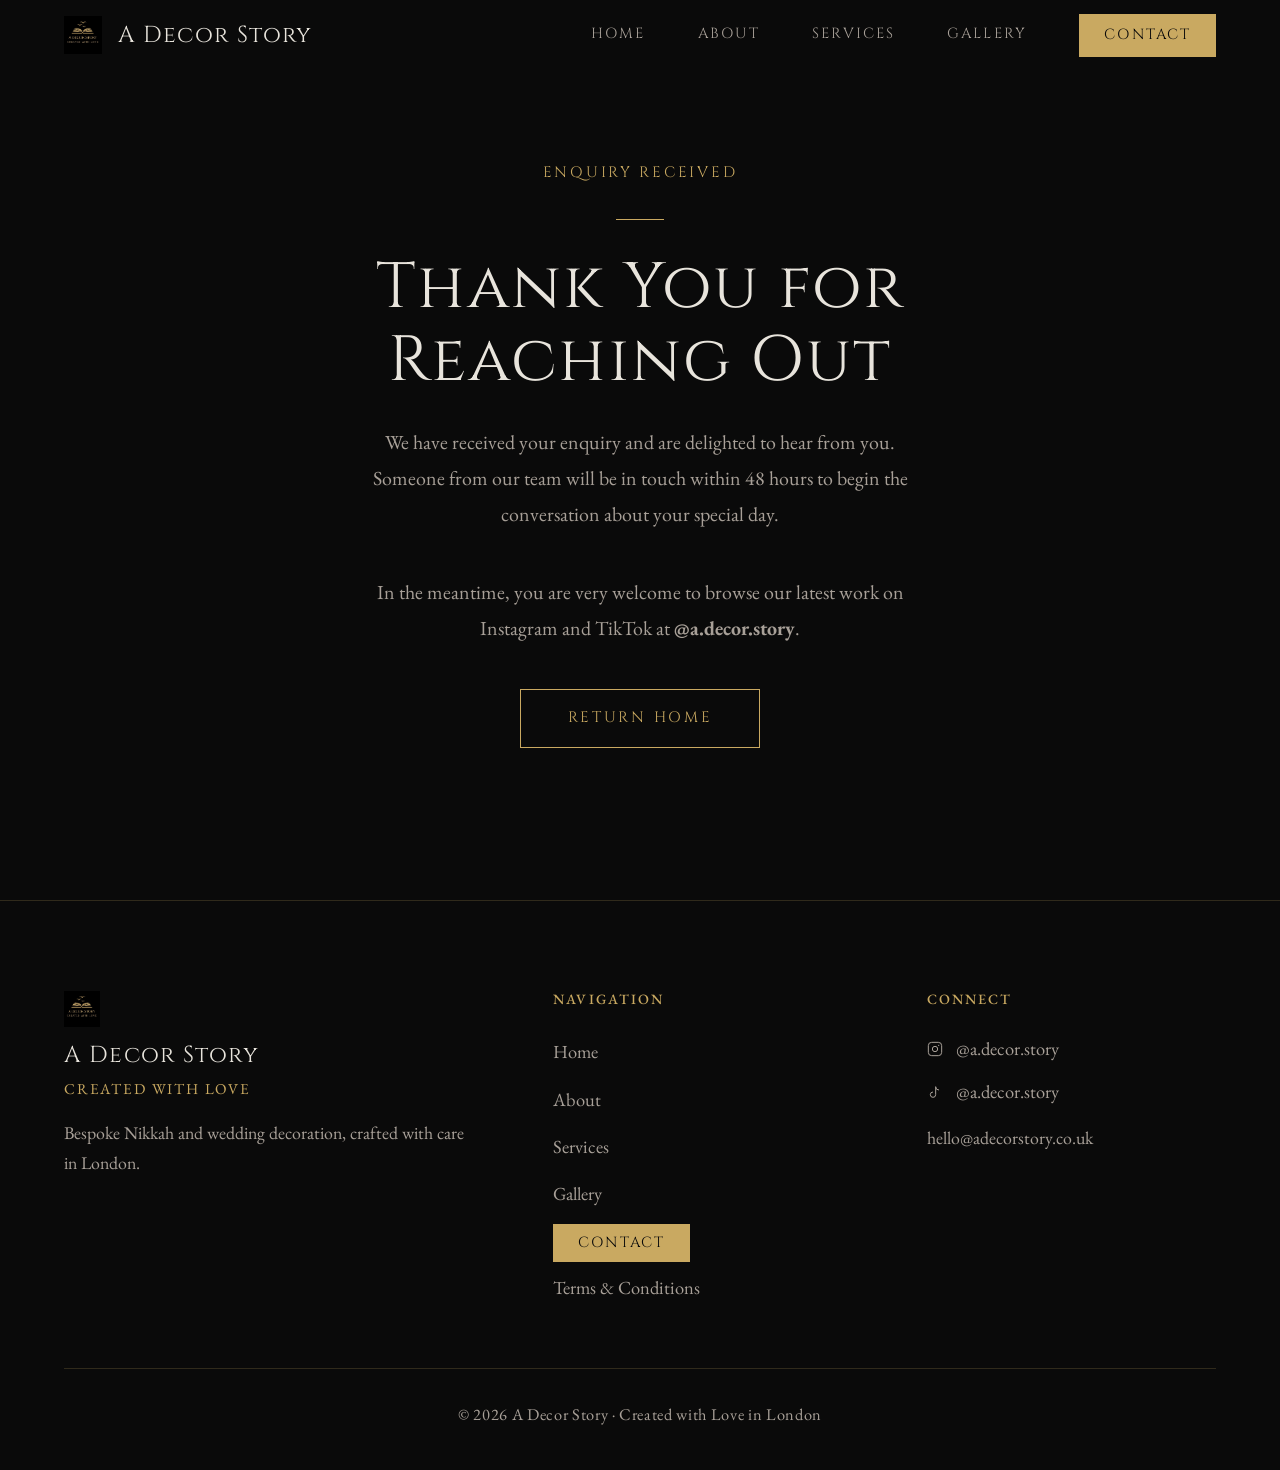
<file: thanks.html>
<!DOCTYPE html>
<html lang="en">
<head>
  <meta charset="UTF-8">
  <meta name="viewport" content="width=device-width, initial-scale=1.0">
  <meta name="description" content="Thank you for your enquiry — A Decor Story will be in touch within 48 hours.">
  <meta property="og:title" content="Thank You — A Decor Story">
  <meta property="og:description" content="We've received your enquiry and will be in touch shortly.">
  <meta property="og:image" content="assets/logo.jpg">
  <meta name="robots" content="noindex">
  <title>Thank You — A Decor Story</title>
  <link rel="icon" href="assets/favicon.ico" sizes="32x32">
  <link rel="apple-touch-icon" href="assets/apple-touch-icon.png">
  <link rel="stylesheet" href="css/styles.css">
</head>
<body>

  <!-- ─── Header ─────────────────────────────────────── -->
  <header class="site-header scrolled" role="banner">
    <div class="header-inner">
      <a href="index.html" class="header-logo" aria-label="A Decor Story — Home">
        <img src="assets/logo.jpg" alt="A Decor Story logo">
        <span class="header-logo-text">A Decor Story</span>
      </a>
      <nav class="site-nav" aria-label="Main navigation">
        <a href="index.html">Home</a>
        <a href="about.html">About</a>
        <a href="services.html">Services</a>
        <a href="gallery.html">Gallery</a>
        <a href="contact.html" style="background:#c9a961;color:#0a0a0a;padding:0.45rem 1.2rem;letter-spacing:0.14em;font-size:0.7rem;text-transform:uppercase;font-family:Cinzel,serif;">Contact</a>
      </nav>
      <button class="hamburger" aria-label="Open navigation menu" aria-expanded="false" aria-controls="nav-panel">
        <span></span><span></span><span></span>
      </button>
    </div>
  </header>

  <div class="nav-overlay" aria-hidden="true"></div>
  <nav class="nav-panel" id="nav-panel" aria-label="Mobile navigation"><button class="nav-panel-close" aria-label="Close menu">&times;</button>
    <a href="index.html">Home</a>
    <a href="about.html">About</a>
    <a href="services.html">Services</a>
    <a href="gallery.html">Gallery</a>
    <a href="contact.html" style="background:#c9a961;color:#0a0a0a;padding:0.45rem 1.2rem;letter-spacing:0.14em;font-size:0.7rem;text-transform:uppercase;font-family:Cinzel,serif;">Contact</a>
  </nav>

  <main>
    <div class="thanks-wrap">
      <div class="thanks-inner">
        <span class="label">Enquiry Received</span>
        <div class="gold-rule"></div>
        <h1 class="font-display">Thank You for Reaching Out</h1>
        <p>
          We have received your enquiry and are delighted to hear from you.
          Someone from our team will be in touch within 48 hours to begin the conversation about your special day.
        </p>
        <p>
          In the meantime, you are very welcome to browse our latest work on Instagram and TikTok at <strong>@a.decor.story</strong>.
        </p>
        <a href="index.html" class="btn">Return Home</a>
      </div>
    </div>
  </main>

  <!-- ─── Footer ────────────────────────────────────────── -->
  <footer class="site-footer" role="contentinfo">
    <div class="container">
      <div class="footer-grid">
        <div class="footer-brand">
          <img src="assets/logo.jpg" alt="A Decor Story logo">
          <h3 class="font-display">A Decor Story</h3>
          <p class="tagline">Created with Love</p>
          <p>Bespoke Nikkah and wedding decoration, crafted with care in London.</p>
        </div>
        <div class="footer-links">
          <h4>Navigation</h4>
          <ul>
            <li><a href="index.html">Home</a></li>
            <li><a href="about.html">About</a></li>
            <li><a href="services.html">Services</a></li>
            <li><a href="gallery.html">Gallery</a></li>
            <li><a href="contact.html" style="background:#c9a961;color:#0a0a0a;padding:0.45rem 1.2rem;letter-spacing:0.14em;font-size:0.7rem;text-transform:uppercase;font-family:Cinzel,serif;">Contact</a></li>
            <li><a href="terms.html">Terms &amp; Conditions</a></li>
          </ul>
        </div>
        <div class="footer-social">
          <h4>Connect</h4>
          <a href="https://www.instagram.com/a.decor.story" class="social-row" target="_blank" rel="noopener noreferrer" aria-label="Instagram">
            <svg width="16" height="16" viewBox="0 0 24 24" fill="none" stroke="currentColor" stroke-width="1.5" aria-hidden="true">
              <rect x="2" y="2" width="20" height="20" rx="5" ry="5"/>
              <circle cx="12" cy="12" r="4"/>
              <circle cx="17.5" cy="6.5" r="1" fill="currentColor" stroke="none"/>
            </svg>
            @a.decor.story
          </a>
          <a href="https://www.tiktok.com/@a.decor.story" class="social-row" target="_blank" rel="noopener noreferrer" aria-label="TikTok">
            <svg width="16" height="16" viewBox="0 0 24 24" fill="none" stroke="currentColor" stroke-width="1.5" aria-hidden="true">
              <path d="M9 12a4 4 0 1 0 4 4V4a5 5 0 0 0 5 5"/>
            </svg>
            @a.decor.story
          </a>
          <a href="mailto:hello@adecorstory.co.uk" class="email-row" aria-label="Email us">
            hello@adecorstory.co.uk
          </a>
        </div>
      </div>
      <div class="footer-bottom">
        <p>© <span class="footer-year"></span> A Decor Story · Created with Love in London</p>
      </div>
    </div>
  </footer>

  <script src="js/main.js"></script>
</body>
</html>
</file>
<file: css/styles.css>
/* ─── Custom Properties ────────────────────────────────────────── */
@import url('https://fonts.googleapis.com/css2?family=Cinzel:wght@400;500;600&family=EB+Garamond:ital,wght@0,400;0,500;1,400;1,500&display=swap');

:root {
  --bg: #0a0a0a;
  --bg-elevated: #141210;
  --gold: #c9a961;
  --gold-bright: #d9b871;
  --text: #e8e4dc;
  --text-muted: #a8a098;
  --hairline: rgba(201, 169, 97, 0.2);
  --hairline-solid: rgba(201, 169, 97, 0.35);
  --header-h: 72px;
  --transition: 0.35s ease;
}

/* ─── Reset ────────────────────────────────────────────────────── */
*, *::before, *::after { box-sizing: border-box; margin: 0; padding: 0; }
html { font-size: 21px; scroll-behavior: smooth; }

body {
  background: var(--bg);
  color: var(--text);
  font-family: 'EB Garamond', serif;
  font-weight: 400;
  line-height: 1.7;
  -webkit-font-smoothing: antialiased;
  overflow-x: hidden;
}

img, video { display: block; max-width: 100%; }
a { color: inherit; text-decoration: none; }
ul { list-style: none; }

/* ─── Typography ───────────────────────────────────────────────── */
.font-display { font-family: 'Cinzel', serif; }

h1, h2, h3, h4 {
  font-family: 'Cinzel', serif;
  font-weight: 400;
  line-height: 1.15;
  letter-spacing: 0.03em;
}

.label {
  font-family: 'Cinzel', serif;
  font-size: 0.72rem;
  font-weight: 400;
  letter-spacing: 0.18em;
  text-transform: uppercase;
  color: var(--gold);
}

/* ─── Layout Utilities ─────────────────────────────────────────── */
.container {
  width: 90%;
  max-width: 1200px;
  margin: 0 auto;
}

.container--narrow {
  width: 90%;
  max-width: 720px;
  margin: 0 auto;
}

section {
  padding: clamp(4rem, 10vw, 8rem) 0;
}

.hairline {
  width: 100%;
  height: 1px;
  background: var(--hairline);
  border: none;
}

/* ─── Scroll Reveal ────────────────────────────────────────────── */
.reveal {
  opacity: 0;
  transform: translateY(28px);
  transition: opacity 0.55s ease-out, transform 0.55s ease-out;
}
.reveal.visible {
  opacity: 1;
  transform: translateY(0);
}
.reveal-delay-1 { transition-delay: 0.1s; }
.reveal-delay-2 { transition-delay: 0.2s; }
.reveal-delay-3 { transition-delay: 0.3s; }
.reveal-delay-4 { transition-delay: 0.4s; }

/* ─── Buttons ──────────────────────────────────────────────────── */
.btn {
  display: inline-block;
  padding: 0.75rem 2.2rem;
  border: 1px solid var(--gold);
  color: var(--gold);
  font-family: 'Cinzel', serif;
  font-size: 0.72rem;
  font-weight: 400;
  letter-spacing: 0.18em;
  text-transform: uppercase;
  cursor: pointer;
  background: transparent;
  transition: background var(--transition), color var(--transition);
  white-space: nowrap;
}
.btn:hover, .btn:focus-visible {
  background: var(--gold);
  color: var(--bg);
  outline: none;
}

/* ─── Header ───────────────────────────────────────────────────── */
.site-header {
  position: fixed;
  top: 0;
  left: 0;
  width: 100%;
  height: var(--header-h);
  z-index: 900;
  display: flex;
  align-items: center;
  transition: background var(--transition), border-color var(--transition), backdrop-filter var(--transition);
  border-bottom: 1px solid transparent;
}

.site-header.scrolled {
  background: rgba(10, 10, 10, 0.88);
  backdrop-filter: blur(8px);
  -webkit-backdrop-filter: blur(8px);
  border-bottom-color: var(--hairline);
}

.header-inner {
  width: 90%;
  max-width: 1200px;
  margin: 0 auto;
  display: flex;
  align-items: center;
  justify-content: space-between;
}

.header-logo {
  display: flex;
  align-items: center;
  gap: 0.75rem;
}
.header-logo img {
  height: 38px;
  width: auto;
  object-fit: contain;
}
.header-logo-text {
  font-family: 'Cinzel', serif;
  font-size: 1.1rem;
  font-weight: 400;
  letter-spacing: 0.06em;
  color: var(--text);
}

.site-nav {
  display: flex;
  align-items: center;
  gap: 2.5rem;
}
.site-nav a {
  font-family: 'Cinzel', serif;
  font-size: 0.7rem;
  font-weight: 400;
  letter-spacing: 0.14em;
  text-transform: uppercase;
  color: var(--text-muted);
  position: relative;
  padding-bottom: 2px;
  transition: color var(--transition);
}
.site-nav a::after {
  content: '';
  position: absolute;
  bottom: 0;
  left: 0;
  width: 0;
  height: 1px;
  background: var(--gold);
  transition: width var(--transition);
}
.site-nav a:hover { color: var(--text); }
.site-nav a:hover::after,
.site-nav a.active::after { width: 100%; }
.site-nav a.active { color: var(--gold); }
/* ─── Contact button — desktop nav & mobile panel ──── */
.site-nav a[href="contact.html"] {
  background: var(--gold);
  color: #0a0a0a;
  padding: 0.45rem 1.2rem;
  padding-bottom: 0.45rem;
}
.site-nav a[href="contact.html"]::after { display: none; }
.site-nav a[href="contact.html"]:hover { color: #0a0a0a; background: var(--gold-bright); }

.nav-panel a[href="contact.html"] {
  background: var(--gold);
  color: #0a0a0a;
  padding-left: 1rem;
  padding-right: 1rem;
}
.nav-panel a[href="contact.html"]:hover { color: #0a0a0a; background: var(--gold-bright); }

/* ─── Hamburger ────────────────────────────────────────────────── */
.hamburger {
  display: none;
  flex-direction: column;
  gap: 5px;
  background: none;
  border: none;
  cursor: pointer;
  padding: 6px;
  z-index: 1001;
}
.hamburger span {
  display: block;
  width: 24px;
  height: 1px;
  background: var(--gold);
  transition: transform 0.3s ease, opacity 0.3s ease;
  transform-origin: center;
}
.hamburger.open span:nth-child(1) { transform: translateY(6px) rotate(45deg); }
.hamburger.open span:nth-child(2) { opacity: 0; transform: scaleX(0); }
.hamburger.open span:nth-child(3) { transform: translateY(-6px) rotate(-45deg); }

/* ─── Mobile Nav Panel ─────────────────────────────────────────── */
.nav-panel {
  position: fixed;
  top: 0;
  right: 0;
  width: min(340px, 88vw);
  height: 100dvh;
  background: var(--bg-elevated);
  border-left: 1px solid var(--hairline);
  z-index: 1000;
  display: flex;
  flex-direction: column;
  justify-content: center;
  align-items: flex-start;
  padding: 3rem 2.5rem;
  transform: translateX(100%);
  transition: transform 0.4s cubic-bezier(0.77, 0, 0.175, 1);
}
.nav-panel.open { transform: translateX(0); }

.nav-panel a {
  font-family: 'Cinzel', serif;
  font-size: 1.6rem;
  font-weight: 400;
  color: var(--text-muted);
  line-height: 1.2;
  padding: 0.55rem 0;
  border-bottom: 1px solid var(--hairline);
  width: 100%;
  transition: color var(--transition);
}
.nav-panel a:hover, .nav-panel a.active { color: var(--gold); }
.nav-panel a:last-of-type { border-bottom: none; }

.nav-panel-close {
  position: absolute;
  top: 1.5rem;
  right: 1.5rem;
  background: none;
  border: 1px solid var(--hairline-solid);
  color: var(--gold);
  font-size: 1.4rem;
  line-height: 1;
  width: 2.2rem;
  height: 2.2rem;
  display: flex;
  align-items: center;
  justify-content: center;
  cursor: pointer;
  transition: background var(--transition), color var(--transition);
}
.nav-panel-close:hover { background: var(--gold); color: var(--bg); }

.nav-overlay {
  position: fixed;
  inset: 0;
  background: rgba(0,0,0,0.65);
  z-index: 999;
  opacity: 0;
  pointer-events: none;
  transition: opacity 0.35s ease;
}
.nav-overlay.open { opacity: 1; pointer-events: all; }

/* ─── Footer ───────────────────────────────────────────────────── */
.site-footer {
  border-top: 1px solid var(--hairline);
  padding: clamp(3rem, 7vw, 5rem) 0 2rem;
}

.footer-grid {
  display: grid;
  grid-template-columns: 1.4fr 1fr 1fr;
  gap: 3rem 4rem;
  margin-bottom: 3rem;
}

.footer-brand img {
  height: 36px;
  width: auto;
  margin-bottom: 0.75rem;
}
.footer-brand h3 {
  font-size: 1.1rem;
  font-weight: 400;
  letter-spacing: 0.06em;
  margin-bottom: 0.4rem;
}
.footer-brand .tagline {
  font-size: 0.72rem;
  letter-spacing: 0.12em;
  text-transform: uppercase;
  color: var(--gold);
  margin-bottom: 0.7rem;
}
.footer-brand p {
  font-size: 0.85rem;
  color: var(--text-muted);
  line-height: 1.7;
}

.footer-links h4,
.footer-social h4 {
  font-family: 'EB Garamond', serif;
  font-size: 0.68rem;
  font-weight: 500;
  letter-spacing: 0.15em;
  text-transform: uppercase;
  color: var(--gold);
  margin-bottom: 1.25rem;
}
.footer-links ul {
  display: flex;
  flex-direction: column;
  gap: 0.55rem;
}
.footer-links a {
  font-size: 0.88rem;
  color: var(--text-muted);
  transition: color var(--transition);
}
.footer-links a:hover { color: var(--text); }

.footer-social .social-row {
  display: flex;
  align-items: center;
  gap: 0.65rem;
  margin-bottom: 0.55rem;
  font-size: 0.88rem;
  color: var(--text-muted);
  transition: color var(--transition);
}
.footer-social .social-row:hover { color: var(--gold); }
.footer-social .social-row svg { flex-shrink: 0; }
.footer-social .email-row {
  margin-top: 1rem;
  font-size: 0.85rem;
  color: var(--text-muted);
  transition: color var(--transition);
}
.footer-social .email-row:hover { color: var(--text); }

.footer-bottom {
  border-top: 1px solid var(--hairline);
  padding-top: 1.5rem;
  display: flex;
  justify-content: center;
  align-items: center;
}
.footer-bottom p {
  font-size: 0.78rem;
  color: var(--text-muted);
  text-align: center;
  letter-spacing: 0.04em;
}

/* ─── Page Header (inner pages) ────────────────────────────────── */
.page-hero {
  padding-top: calc(var(--header-h) + 4rem);
  padding-bottom: 3rem;
  text-align: center;
}
.page-hero .label { margin-bottom: 1rem; }
.page-hero h1 {
  font-size: clamp(2.4rem, 6vw, 4.2rem);
  font-weight: 300;
  margin-bottom: 1.25rem;
  letter-spacing: 0.02em;
}
.page-hero .gold-rule {
  width: 48px;
  height: 1px;
  background: var(--gold);
  margin: 0 auto;
}

/* ─── Home Hero ─────────────────────────────────────────────────── */
.home-hero {
  position: relative;
  height: 100dvh;
  min-height: 600px;
  display: flex;
  align-items: center;
  justify-content: center;
  overflow: hidden;
}

.hero-video {
  position: absolute;
  inset: 0;
  width: 100%;
  height: 100%;
  object-fit: cover;
  z-index: 0;
}

.hero-overlay {
  position: absolute;
  inset: 0;
  background: rgba(0, 0, 0, 0.52);
  z-index: 1;
}

.hero-content {
  position: relative;
  z-index: 2;
  text-align: center;
  padding: 0 1.5rem;
  display: flex;
  flex-direction: column;
  align-items: center;
  gap: 1rem;
}

.hero-logo {
  height: 110px;
  width: auto;
  margin-bottom: 0.5rem;
}

.hero-wordmark {
  font-family: 'Cinzel', serif;
  font-size: clamp(2.4rem, 7vw, 5rem);
  font-weight: 300;
  letter-spacing: 0.08em;
  color: var(--text);
  line-height: 1.05;
}

.hero-tagline {
  font-family: 'EB Garamond', serif;
  font-size: 0.72rem;
  font-weight: 500;
  letter-spacing: 0.22em;
  text-transform: uppercase;
  color: var(--gold);
  margin-top: 0.25rem;
}

.hero-cta { margin-top: 1.5rem; }

.scroll-indicator {
  position: absolute;
  bottom: 2rem;
  left: 50%;
  transform: translateX(-50%);
  z-index: 2;
  display: flex;
  flex-direction: column;
  align-items: center;
  gap: 0.5rem;
  animation: bounce 2s ease-in-out infinite;
}
.scroll-indicator span {
  font-size: 0.65rem;
  letter-spacing: 0.15em;
  text-transform: uppercase;
  color: var(--text-muted);
}
.chevron {
  width: 16px;
  height: 10px;
  border-right: 1px solid var(--gold);
  border-bottom: 1px solid var(--gold);
  transform: rotate(45deg);
  margin-top: -4px;
}
@keyframes bounce {
  0%, 100% { transform: translateX(-50%) translateY(0); }
  50% { transform: translateX(-50%) translateY(6px); }
}

/* ─── Home: Intro ───────────────────────────────────────────────── */
.intro-section {
  text-align: center;
  background: var(--bg-elevated);
}
.intro-section p {
  font-family: 'Cinzel', serif;
  font-size: clamp(1.2rem, 3vw, 1.65rem);
  font-weight: 300;
  font-style: italic;
  line-height: 1.7;
  color: var(--text-muted);
  max-width: 680px;
  margin: 0 auto;
}

/* ─── Home: Services Preview ────────────────────────────────────── */
.services-preview-grid {
  display: grid;
  grid-template-columns: repeat(4, 1fr);
  gap: 1px;
  background: var(--hairline);
  border: 1px solid var(--hairline);
  margin-top: 3rem;
}
.service-card {
  background: var(--bg);
  padding: 2.5rem 1.75rem;
  transition: background var(--transition);
}
.service-card:hover { background: var(--bg-elevated); }
.service-card .label { margin-bottom: 1rem; }
.service-card h3 {
  font-size: 1.3rem;
  font-weight: 400;
  margin-bottom: 0.75rem;
  color: var(--text);
}
.service-card p {
  font-size: 0.88rem;
  color: var(--text-muted);
  line-height: 1.75;
  margin-bottom: 1.5rem;
}
.service-card .link-more {
  font-size: 0.7rem;
  letter-spacing: 0.13em;
  text-transform: uppercase;
  color: var(--gold);
  border-bottom: 1px solid var(--hairline-solid);
  padding-bottom: 2px;
  transition: border-color var(--transition);
}
.service-card .link-more:hover { border-color: var(--gold); }

/* ─── Home: Approach ────────────────────────────────────────────── */
.approach-section { background: var(--bg-elevated); }
.approach-section .section-header {
  text-align: center;
  margin-bottom: 4rem;
}
.approach-section .section-header h2 {
  font-size: clamp(1.8rem, 4vw, 2.8rem);
  font-weight: 300;
  margin-top: 0.75rem;
}

.approach-cols {
  display: grid;
  grid-template-columns: repeat(3, 1fr);
  gap: 0;
  border: 1px solid var(--hairline);
}
.approach-col {
  padding: 2.5rem 2rem;
  border-right: 1px solid var(--hairline);
}
.approach-col:last-child { border-right: none; }
.approach-col h3 {
  font-size: 1.2rem;
  font-weight: 400;
  color: var(--gold);
  margin-bottom: 0.75rem;
}
.approach-col p {
  font-size: 0.88rem;
  color: var(--text-muted);
  line-height: 1.8;
}

/* ─── Home: Instagram Tease ─────────────────────────────────────── */
.instagram-section { text-align: center; }
.instagram-section .section-header { margin-bottom: 3rem; }
.instagram-section .section-header h2 {
  font-size: clamp(1.6rem, 3.5vw, 2.4rem);
  font-weight: 300;
  margin-top: 0.75rem;
}

.insta-grid {
  display: grid;
  grid-template-columns: repeat(6, 1fr);
  gap: 1px;
  margin-bottom: 2.5rem;
}
.insta-thumb {
  position: relative;
  aspect-ratio: 4/5;
  overflow: hidden;
  border: 1px solid var(--hairline);
}
.insta-thumb img {
  width: 100%;
  height: 100%;
  object-fit: cover;
  transition: transform 0.5s ease;
}
.insta-thumb:hover img { transform: scale(1.04); }
.insta-thumb .thumb-overlay {
  position: absolute;
  inset: 0;
  background: rgba(0,0,0,0.62);
  display: flex;
  align-items: center;
  justify-content: center;
  opacity: 0;
  transition: opacity 0.3s ease;
}
.insta-thumb:hover .thumb-overlay { opacity: 1; }
.insta-thumb .thumb-overlay span {
  font-size: 0.65rem;
  letter-spacing: 0.13em;
  text-transform: uppercase;
  color: var(--gold);
}

/* ─── Home: Final CTA ───────────────────────────────────────────── */
.final-cta {
  background: var(--bg-elevated);
  text-align: center;
  border-top: 1px solid var(--hairline);
  border-bottom: 1px solid var(--hairline);
}
.final-cta h2 {
  font-size: clamp(1.8rem, 4.5vw, 3.2rem);
  font-weight: 300;
  margin: 1.25rem 0 2rem;
}

/* ─── About Page ─────────────────────────────────────────────────── */
.about-split {
  display: grid;
  grid-template-columns: 1fr 1fr;
  gap: 5rem;
  align-items: start;
}
.about-image-wrap {
  position: sticky;
  top: calc(var(--header-h) + 2rem);
}
.about-image-wrap img {
  width: 100%;
  aspect-ratio: 3/4;
  object-fit: cover;
  border: 1px solid var(--hairline);
}
.about-copy h2 {
  font-size: clamp(1.7rem, 3.5vw, 2.5rem);
  font-weight: 300;
  margin-bottom: 1.75rem;
  line-height: 1.2;
}
.about-copy p {
  font-size: 0.95rem;
  color: var(--text-muted);
  line-height: 1.9;
  margin-bottom: 1.4rem;
}
.about-copy p:last-of-type { margin-bottom: 0; }

/* ─── Services Page ──────────────────────────────────────────────── */
.service-block {
  display: grid;
  grid-template-columns: 1fr 1fr;
  gap: 5rem;
  align-items: center;
  padding-bottom: clamp(4rem, 10vw, 8rem);
  border-bottom: 1px solid var(--hairline);
  margin-bottom: clamp(4rem, 10vw, 8rem);
}
.service-block:last-of-type {
  border-bottom: none;
  padding-bottom: 0;
  margin-bottom: 0;
}
.service-block.reverse .service-block-image { order: 2; }
.service-block.reverse .service-block-copy { order: 1; }

.service-block-image img {
  width: 100%;
  aspect-ratio: 4/5;
  object-fit: cover;
  border: 1px solid var(--hairline);
}
.service-block-copy .label { margin-bottom: 1rem; }
.service-block-copy h2 {
  font-size: clamp(1.8rem, 3.5vw, 2.6rem);
  font-weight: 300;
  margin-bottom: 1.25rem;
}
.service-block-copy p {
  font-size: 0.92rem;
  color: var(--text-muted);
  line-height: 1.9;
  margin-bottom: 1rem;
}
.service-includes {
  margin: 1.5rem 0 2rem;
  font-size: 0.78rem;
  letter-spacing: 0.08em;
  color: var(--gold);
  border-top: 1px solid var(--hairline);
  border-bottom: 1px solid var(--hairline);
  padding: 0.85rem 0;
}

/* ─── Gallery Page ────────────────────────────────────────────────── */
.gallery-masonry {
  columns: 3;
  column-gap: 1px;
  margin-top: 3rem;
}
.gallery-item {
  break-inside: avoid;
  margin-bottom: 1px;
  position: relative;
  overflow: hidden;
  border: 1px solid var(--hairline);
}
.gallery-item img {
  width: 100%;
  display: block;
  transition: transform 0.5s ease;
}
.gallery-item:hover img { transform: scale(1.04); }
.gallery-item-overlay {
  position: absolute;
  inset: 0;
  background: rgba(0,0,0,0.58);
  display: flex;
  align-items: center;
  justify-content: center;
  opacity: 0;
  transition: opacity 0.3s ease;
}
.gallery-item:hover .gallery-item-overlay { opacity: 1; }
.gallery-item-overlay span {
  font-size: 0.68rem;
  letter-spacing: 0.13em;
  text-transform: uppercase;
  color: var(--gold);
  text-align: center;
  padding: 0 1rem;
}

.gallery-social {
  text-align: center;
  margin-top: 4rem;
  padding-top: 3rem;
  border-top: 1px solid var(--hairline);
}
.gallery-social h3 {
  font-size: clamp(1.4rem, 3vw, 2rem);
  font-weight: 300;
  margin-bottom: 1.75rem;
}
.social-links {
  display: flex;
  align-items: center;
  justify-content: center;
  gap: 1.5rem;
}
.social-link {
  display: flex;
  align-items: center;
  gap: 0.6rem;
  font-size: 0.75rem;
  letter-spacing: 0.13em;
  text-transform: uppercase;
  color: var(--text-muted);
  border: 1px solid var(--hairline-solid);
  padding: 0.6rem 1.4rem;
  transition: color var(--transition), border-color var(--transition);
}
.social-link:hover { color: var(--gold); border-color: var(--gold); }

/* ─── Contact Page ────────────────────────────────────────────────── */
.contact-grid {
  display: grid;
  grid-template-columns: 1.2fr 1fr;
  gap: 5rem;
  align-items: start;
}

.contact-form-wrap h2 {
  font-size: clamp(1.6rem, 3vw, 2.2rem);
  font-weight: 300;
  margin-bottom: 2rem;
}

.form-group {
  margin-bottom: 1.5rem;
}
.form-group label {
  display: block;
  font-size: 0.68rem;
  letter-spacing: 0.13em;
  text-transform: uppercase;
  color: var(--gold);
  margin-bottom: 0.5rem;
}
.form-group input,
.form-group select,
.form-group textarea {
  width: 100%;
  background: var(--bg-elevated);
  border: 1px solid var(--hairline-solid);
  color: var(--text);
  font-family: 'EB Garamond', serif;
  font-size: 0.9rem;
  font-weight: 300;
  padding: 0.75rem 1rem;
  outline: none;
  transition: border-color var(--transition);
  appearance: none;
  -webkit-appearance: none;
  border-radius: 0;
}
.form-group input:focus,
.form-group select:focus,
.form-group textarea:focus {
  border-color: var(--gold);
}
.form-group textarea { resize: vertical; min-height: 130px; }
.form-group select {
  background-image: url("data:image/svg+xml,%3Csvg xmlns='http://www.w3.org/2000/svg' width='12' height='8' viewBox='0 0 12 8'%3E%3Cpath d='M1 1l5 5 5-5' stroke='%23c9a961' stroke-width='1' fill='none'/%3E%3C/svg%3E");
  background-repeat: no-repeat;
  background-position: right 1rem center;
  padding-right: 2.5rem;
  cursor: pointer;
  color: var(--text);
}
.form-group select option { background: var(--bg-elevated); color: var(--text); }

.checkbox-group {
  display: grid;
  grid-template-columns: 1fr 1fr;
  gap: 0.5rem 1rem;
  margin-top: 0.5rem;
}
.checkbox-label {
  display: flex;
  align-items: center;
  gap: 0.5rem;
  font-size: 0.88rem;
  color: var(--text-muted);
  cursor: pointer;
}
.checkbox-label input[type="checkbox"] {
  width: 14px;
  height: 14px;
  border: 1px solid var(--hairline-solid);
  background: var(--bg-elevated);
  accent-color: var(--gold);
  cursor: pointer;
  flex-shrink: 0;
}

.contact-info .label { margin-bottom: 0.75rem; }
.contact-info h3 {
  font-size: 1.5rem;
  font-weight: 300;
  margin-bottom: 1.5rem;
}
.contact-info p {
  font-size: 0.9rem;
  color: var(--text-muted);
  line-height: 1.8;
  margin-bottom: 1.5rem;
}
.contact-detail {
  display: flex;
  align-items: center;
  gap: 0.75rem;
  font-size: 0.88rem;
  color: var(--text-muted);
  margin-bottom: 0.75rem;
  transition: color var(--transition);
}
.contact-detail:hover { color: var(--text); }
.contact-detail svg { flex-shrink: 0; color: var(--gold); }
.contact-divider {
  height: 1px;
  background: var(--hairline);
  margin: 2rem 0;
}

/* ─── Terms Page ──────────────────────────────────────────────────── */
.terms-content { padding-top: 1rem; }
.terms-content h2 {
  font-size: 1.2rem;
  font-weight: 400;
  color: var(--gold);
  margin: 2.5rem 0 0.75rem;
  letter-spacing: 0.04em;
}
.terms-content h2:first-child { margin-top: 0; }
.terms-content p {
  font-size: 0.92rem;
  color: var(--text-muted);
  line-height: 1.9;
  margin-bottom: 1rem;
}

/* ─── Thanks Page ─────────────────────────────────────────────────── */
.thanks-wrap {
  min-height: 100dvh;
  display: flex;
  align-items: center;
  justify-content: center;
  text-align: center;
  padding: 2rem;
}
.thanks-inner { max-width: 560px; }
.thanks-inner .gold-rule {
  width: 48px;
  height: 1px;
  background: var(--gold);
  margin: 1.5rem auto;
}
.thanks-inner h1 {
  font-size: clamp(2rem, 5vw, 3.2rem);
  font-weight: 300;
  margin-top: 1rem;
}
.thanks-inner p {
  font-size: 0.95rem;
  color: var(--text-muted);
  line-height: 1.8;
  margin: 1.25rem 0 2rem;
}

/* ─── Responsive ──────────────────────────────────────────────────── */
@media (max-width: 900px) {
  .hamburger { display: flex; }
  .site-nav { display: none; }

  .services-preview-grid { grid-template-columns: 1fr 1fr; }
  .approach-cols { grid-template-columns: 1fr; }
  .approach-col { border-right: none; border-bottom: 1px solid var(--hairline); }
  .approach-col:last-child { border-bottom: none; }
  .insta-grid { grid-template-columns: repeat(3, 1fr); }
  .footer-grid { grid-template-columns: 1fr 1fr; }

  .about-split { grid-template-columns: 1fr; gap: 3rem; }
  .about-image-wrap { position: static; }

  .service-block { grid-template-columns: 1fr; gap: 2.5rem; }
  .service-block.reverse .service-block-image { order: 0; }
  .service-block.reverse .service-block-copy { order: 0; }

  .contact-grid { grid-template-columns: 1fr; gap: 3rem; }
  .gallery-masonry { columns: 2; }
}

@media (max-width: 600px) {
  .services-preview-grid { grid-template-columns: 1fr; }
  .insta-grid { grid-template-columns: repeat(2, 1fr); }
  .footer-grid { grid-template-columns: 1fr; }
  .gallery-masonry { columns: 1; }
  .checkbox-group { grid-template-columns: 1fr; }
  .social-links { flex-direction: column; }
}
</file>
